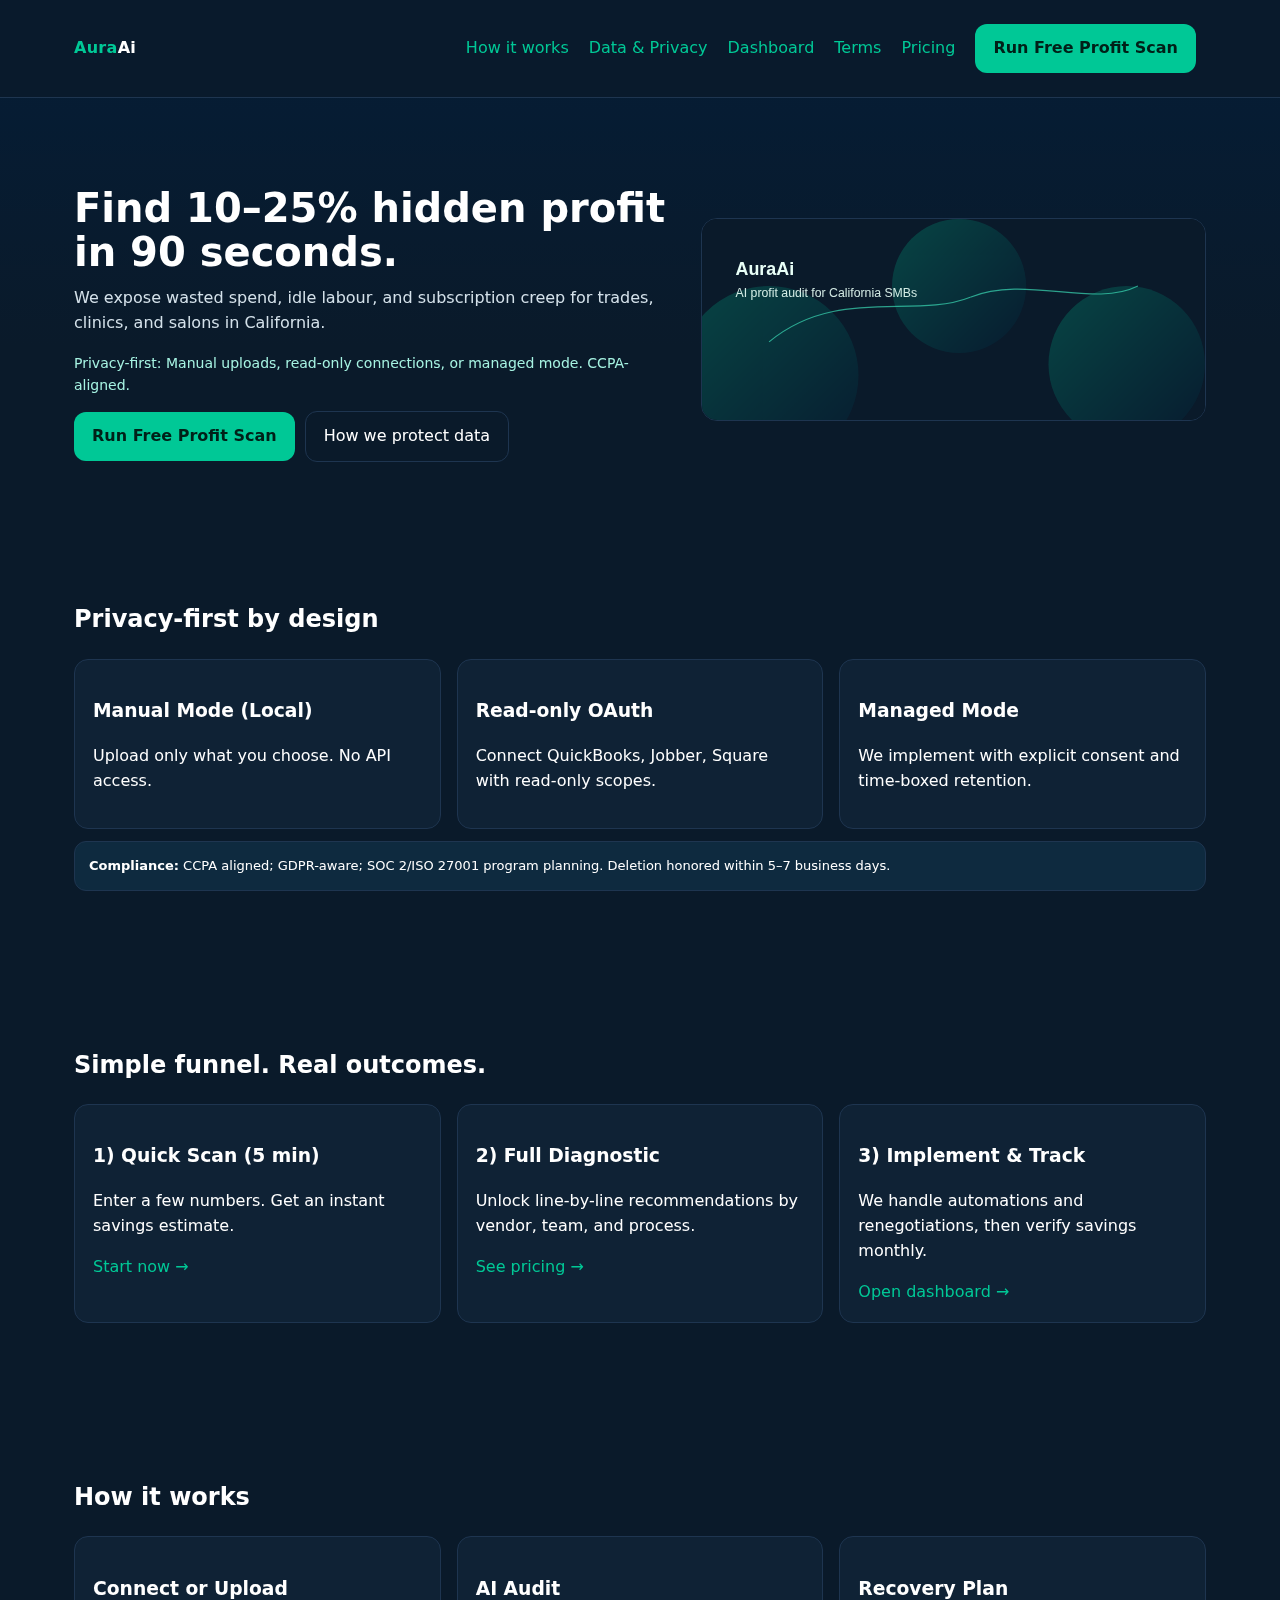
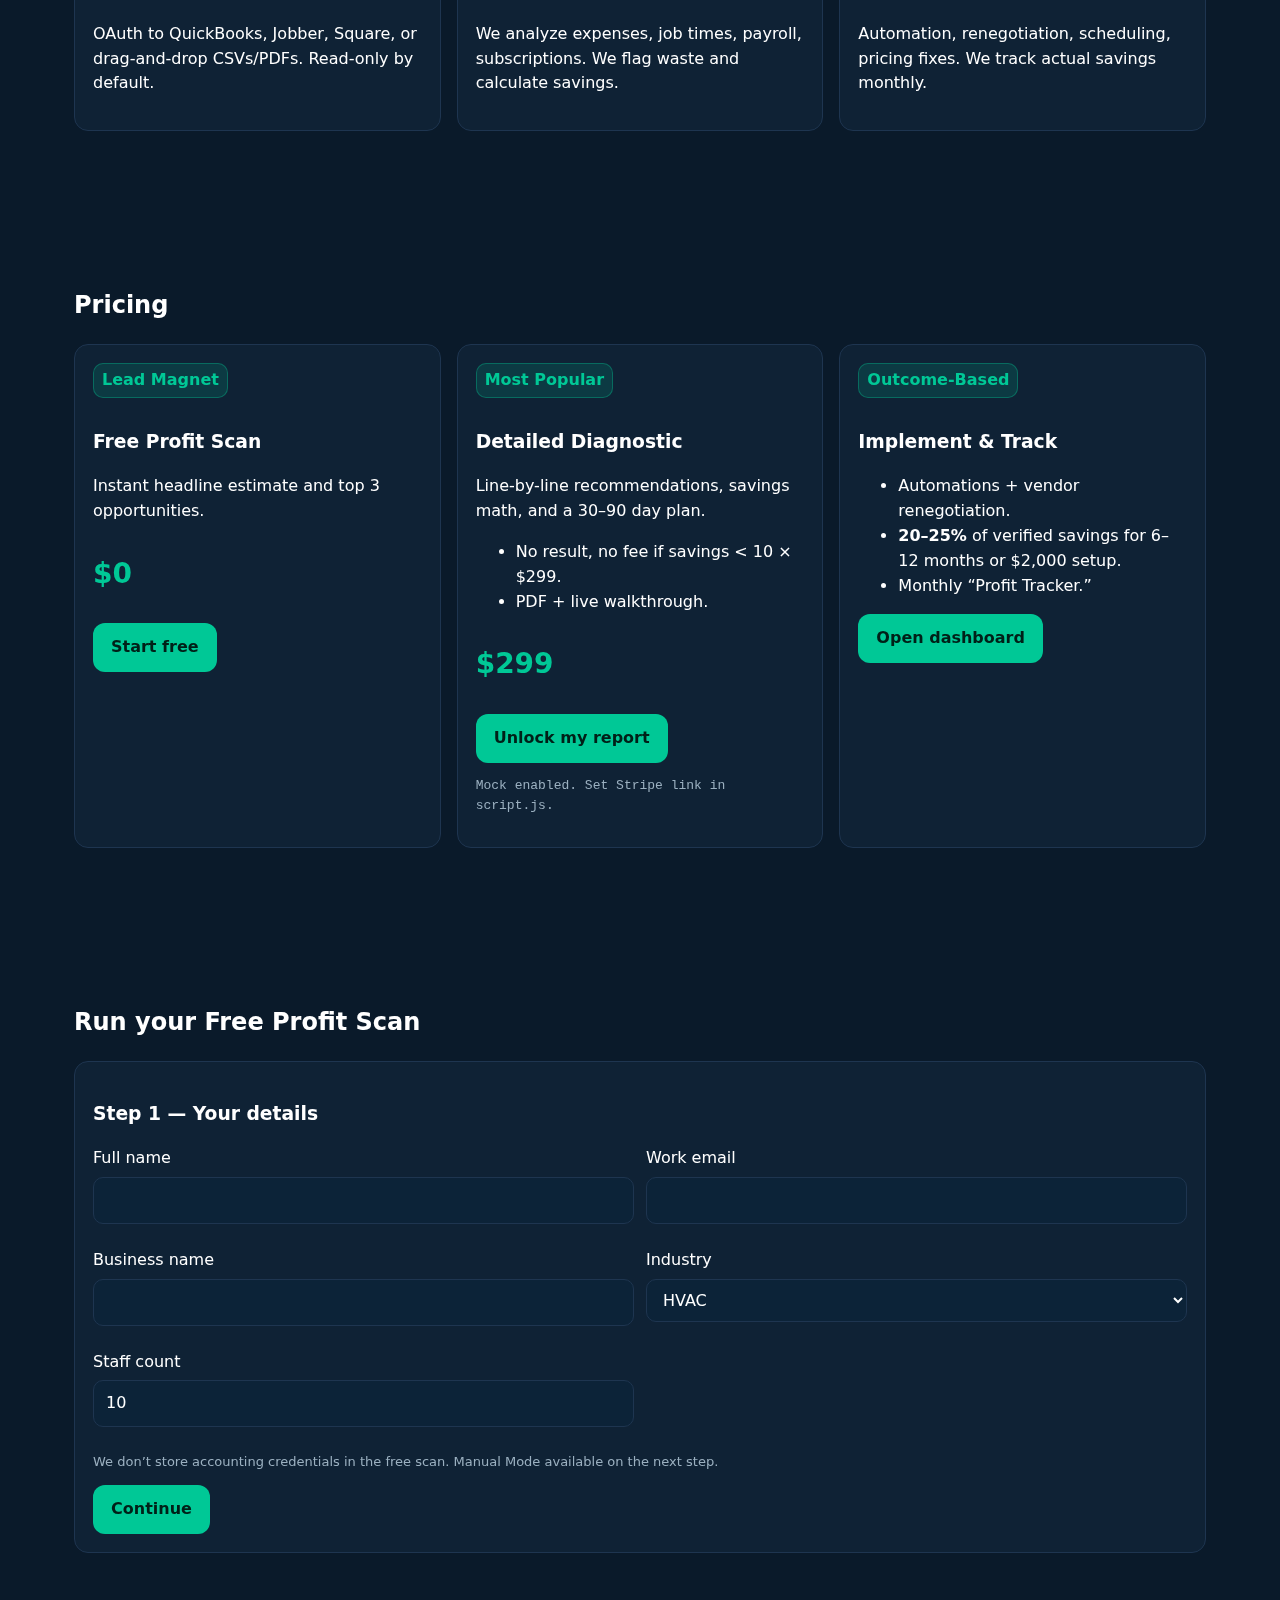
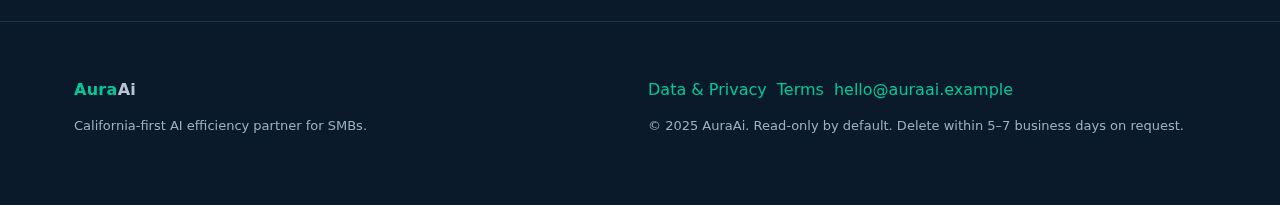
<file: index.html>
<!DOCTYPE html><html lang="en"><head><meta charset="utf-8"/><meta name="viewport" content="width=device-width, initial-scale=1"/>
<title>AuraAi — AI Profit Audit for California SMBs</title>
<meta name="description" content="AuraAi finds and recovers 10–25% hidden profit with privacy-first options and clear value-based pricing."/>
<link rel="icon" href="./favicon.svg" type="image/svg+xml"><link rel="stylesheet" href="./styles.css"/></head>
<body><header class="header"><div class="container bar"><div class="logo"><span class="accent">Aura</span>Ai</div>
<nav class="nav"><a href="#how">How it works</a><a href="./privacy.html">Data & Privacy</a><a href="./portal.html">Dashboard</a><a href="./terms.html">Terms</a><a href="#pricing">Pricing</a><a href="#scan" class="cta">Run Free Profit Scan</a></nav></div></header>
<main><section class="hero"><div class="container hero-grid"><div class="hero-copy">
<h1>Find 10–25% hidden profit in 90 seconds.</h1>
<p class="lead">We expose wasted spend, idle labour, and subscription creep for trades, clinics, and salons in California.</p>
<p class="trustline">Privacy-first: Manual uploads, read-only connections, or managed mode. CCPA-aligned.</p>
<div class="stack"><a href="#scan" class="cta">Run Free Profit Scan</a><a href="./privacy.html" class="btn">How we protect data</a></div>
</div><div class="hero-art"><img src="./images/hero.svg" alt=""/></div></div></section>

<section id="trust" class="section"><div class="container"><h2>Privacy-first by design</h2>
<div class="grid3"><article class="card"><h3>Manual Mode (Local)</h3><p>Upload only what you choose. No API access.</p></article>
<article class="card"><h3>Read-only OAuth</h3><p>Connect QuickBooks, Jobber, Square with read-only scopes.</p></article>
<article class="card"><h3>Managed Mode</h3><p>We implement with explicit consent and time-boxed retention.</p></article></div>
<div class="callout small" style="margin-top:12px"><strong>Compliance:</strong> CCPA aligned; GDPR-aware; SOC 2/ISO 27001 program planning. Deletion honored within 5–7 business days.</div></div></section>

<section id="funnel" class="section"><div class="container"><h2>Simple funnel. Real outcomes.</h2>
<div class="cards three"><article class="card"><h3>1) Quick Scan (5 min)</h3><p>Enter a few numbers. Get an instant savings estimate.</p><a href="#scan" class="link">Start now →</a></article>
<article class="card"><h3>2) Full Diagnostic</h3><p>Unlock line-by-line recommendations by vendor, team, and process.</p><a href="#pricing" class="link">See pricing →</a></article>
<article class="card"><h3>3) Implement & Track</h3><p>We handle automations and renegotiations, then verify savings monthly.</p><a href="./portal.html" class="link">Open dashboard →</a></article></div></div></section>

<section id="how" class="section"><div class="container"><h2>How it works</h2>
<div class="cards three"><article class="card"><h3>Connect or Upload</h3><p>OAuth to QuickBooks, Jobber, Square, or drag-and-drop CSVs/PDFs. Read-only by default.</p></article>
<article class="card"><h3>AI Audit</h3><p>We analyze expenses, job times, payroll, subscriptions. We flag waste and calculate savings.</p></article>
<article class="card"><h3>Recovery Plan</h3><p>Automation, renegotiation, scheduling, pricing fixes. We track actual savings monthly.</p></article></div></div></section>

<section id="pricing" class="section"><div class="container"><h2>Pricing</h2>
<div class="cards three"><article class="card"><div class="badge">Lead Magnet</div><h3>Free Profit Scan</h3><p>Instant headline estimate and top 3 opportunities.</p><p class="price">$0</p><a href="#scan" class="cta">Start free</a></article>
<article class="card"><div class="badge">Most Popular</div><h3>Detailed Diagnostic</h3><p>Line-by-line recommendations, savings math, and a 30–90 day plan.</p><ul><li>No result, no fee if <span class="mono">savings &lt; 10 × $299</span>.</li><li>PDF + live walkthrough.</li></ul><p class="price">$299</p><a class="cta unlock" href="./success.html?mock=stripe">Unlock my report</a><p class="note">Mock enabled. Set Stripe link in <code>script.js</code>.</p></article>
<article class="card"><div class="badge">Outcome-Based</div><h3>Implement & Track</h3><ul><li>Automations + vendor renegotiation.</li><li><strong>20–25%</strong> of verified savings for 6–12 months or $2,000 setup.</li><li>Monthly “Profit Tracker.”</li></ul><a href="./portal.html" class="cta">Open dashboard</a></article></div></div></section>

<section id="scan" class="section"><div class="container"><h2>Run your Free Profit Scan</h2>
<div id="step1" class="card"><h3>Step 1 — Your details</h3>
<form id="scanForm"><div class="grid">
<label>Full name<input name="name" required></label>
<label>Work email<input name="email" type="email" required></label>
<label>Business name<input name="business"></label>
<label>Industry<select name="industry"><option>HVAC</option><option>Plumbing</option><option>Electrical</option><option>Med Spa</option><option>Salon</option><option>Clinic</option><option>Construction</option><option>Other</option></select></label>
<label>Staff count<input id="staff2" name="staff" type="number" min="1" value="10"></label>
</div><p class="small muted">We don’t store accounting credentials in the free scan. Manual Mode available on the next step.</p>
<button id="toStep2" class="cta">Continue</button></form></div>

<div id="step2" class="card" style="display:none;"><h3>Step 2 — Quick numbers</h3>
<div class="grid">
<label>Sector<select id="sector"><option value="trades">Trades</option><option value="spa">Salon / Med Spa</option><option value="clinic">Clinic</option><option value="contractor">Construction</option><option value="other">Other</option></select></label>
<label>Monthly revenue (USD)<input id="rev" type="number" inputmode="decimal" placeholder="120000"></label>
<label>Gross margin %<input id="gm" type="number" inputmode="decimal" placeholder="40"></label>
<label>Avg hourly labour cost ($)<input id="rate" type="number" inputmode="decimal" placeholder="28"></label>
<label>Current utilisation %<input id="util" type="number" inputmode="decimal" placeholder="62"></label>
<label>Software tools (count)<input id="tools" type="number" min="0" step="1" placeholder="9"></label>
<label>Avg seat cost ($/mo)<input id="seat" type="number" inputmode="decimal" placeholder="25"></label>
<label>Ad spend ($/mo)<input id="ads" type="number" inputmode="decimal" placeholder="0"></label>
<label>ROAS (x)<input id="roas" type="number" inputmode="decimal" placeholder="1.5"></label>
<label class="inline"><input type="checkbox" id="noshow"> High no-show / empty slots</label>
</div><div class="stack"><button id="calc" class="cta" type="button">Calculate</button></div>
<p class="small muted">By continuing you agree to our <a href="./privacy.html">Data & Privacy</a> terms. We honor deletion requests.</p>
</div>

<div id="teaser" class="tease" style="display:none;"><h3>You’re leaving <span id="estRange" class="roi-output">$0 – $0 / yr</span> on the table.</h3><p class="muted">Where it’s escaping:</p>
<div class="kpis"><div class="kpi"><h4>💼 Labour Efficiency</h4><p>+8–12% improvement found.</p><p class="small muted">We show where hours slip between jobs and admin.</p></div>
<div class="kpi"><h4>🧾 Software Waste</h4><p>≈12% overlap.</p><p class="small muted">Duplicates listed by cost and renewal date with cancel-first order.</p></div>
<div class="kpi"><h4>📦 Vendor Drift</h4><p>2–4% hidden inflation.</p><p class="small muted">We flag quiet price rises + provide renegotiation templates.</p></div></div>
<div class="cards three" style="margin-top:12px"><article class="card locked"><h3>🔒 Marketing ROAS Leaks</h3><p>Which campaigns bleed cash.</p><div class="blur"><span class="padlock">Unlock to reveal</span></div></article>
<article class="card locked"><h3>🔒 Scheduling Recovery</h3><p>Open slots worth $11K+/yr.</p><div class="blur"><span class="padlock">Unlock to reveal</span></div></article>
<article class="card locked"><h3>🔒 Profit Retention Plan</h3><p>The playbook that keeps the gains.</p><div class="blur"><span class="padlock">Unlock to reveal</span></div></article></div>
<div class="stack" style="margin-top:12px"><a href="./success.html?mock=stripe" class="cta unlock">Unlock full report — $299</a><span class="muted small">3 diagnostic slots left this week • <span id="countdown" class="timer">10:00</span></span></div>
</div></div></section></main>

<footer class="footer"><div class="container grid2"><div><div class="logo"><span class="accent">Aura</span>Ai</div><p class="muted small">California-first AI efficiency partner for SMBs.</p></div>
<div><div class="stack"><a href="./privacy.html">Data & Privacy</a><a href="./terms.html">Terms</a><a href="mailto:hello@auraai.example">hello@auraai.example</a></div><p class="muted small">© 2025 AuraAi. Read-only by default. Delete within 5–7 business days on request.</p></div></div></footer>
<script src="./script.js" defer></script></body></html>
</file>
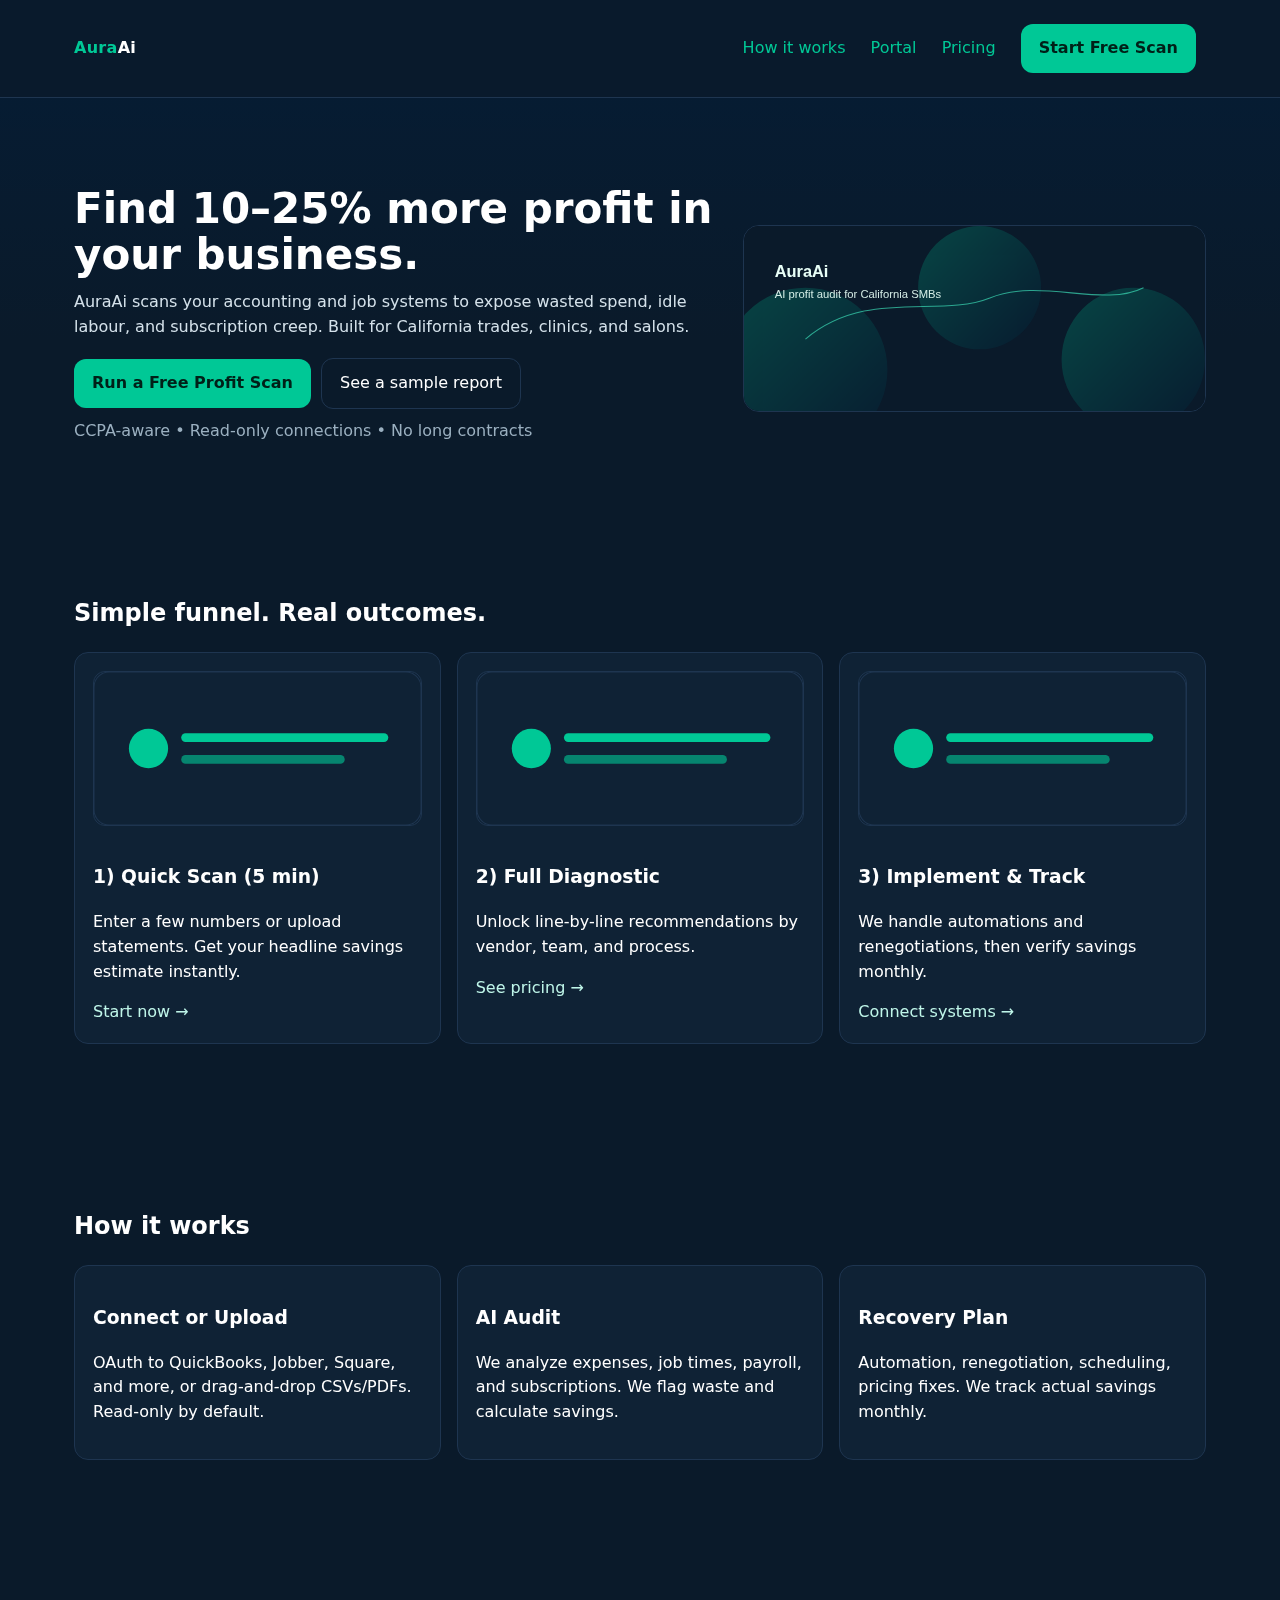
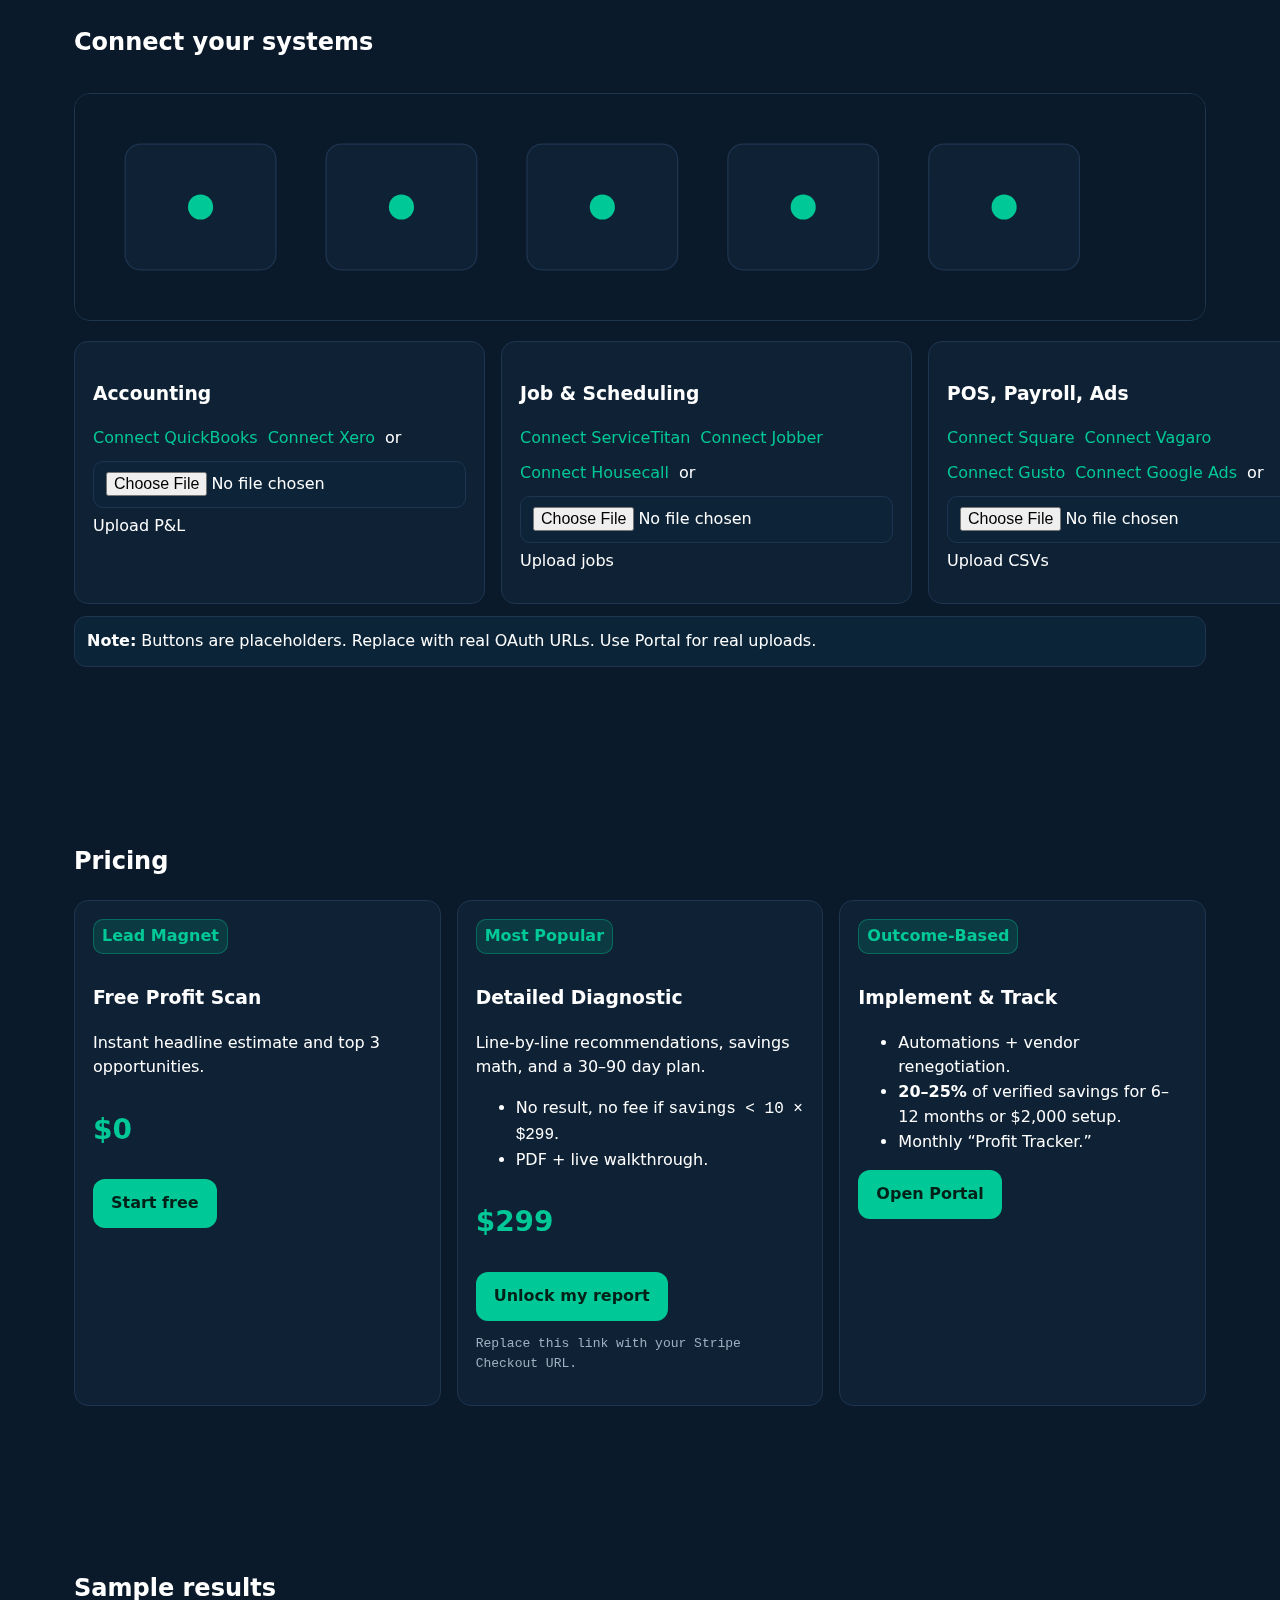
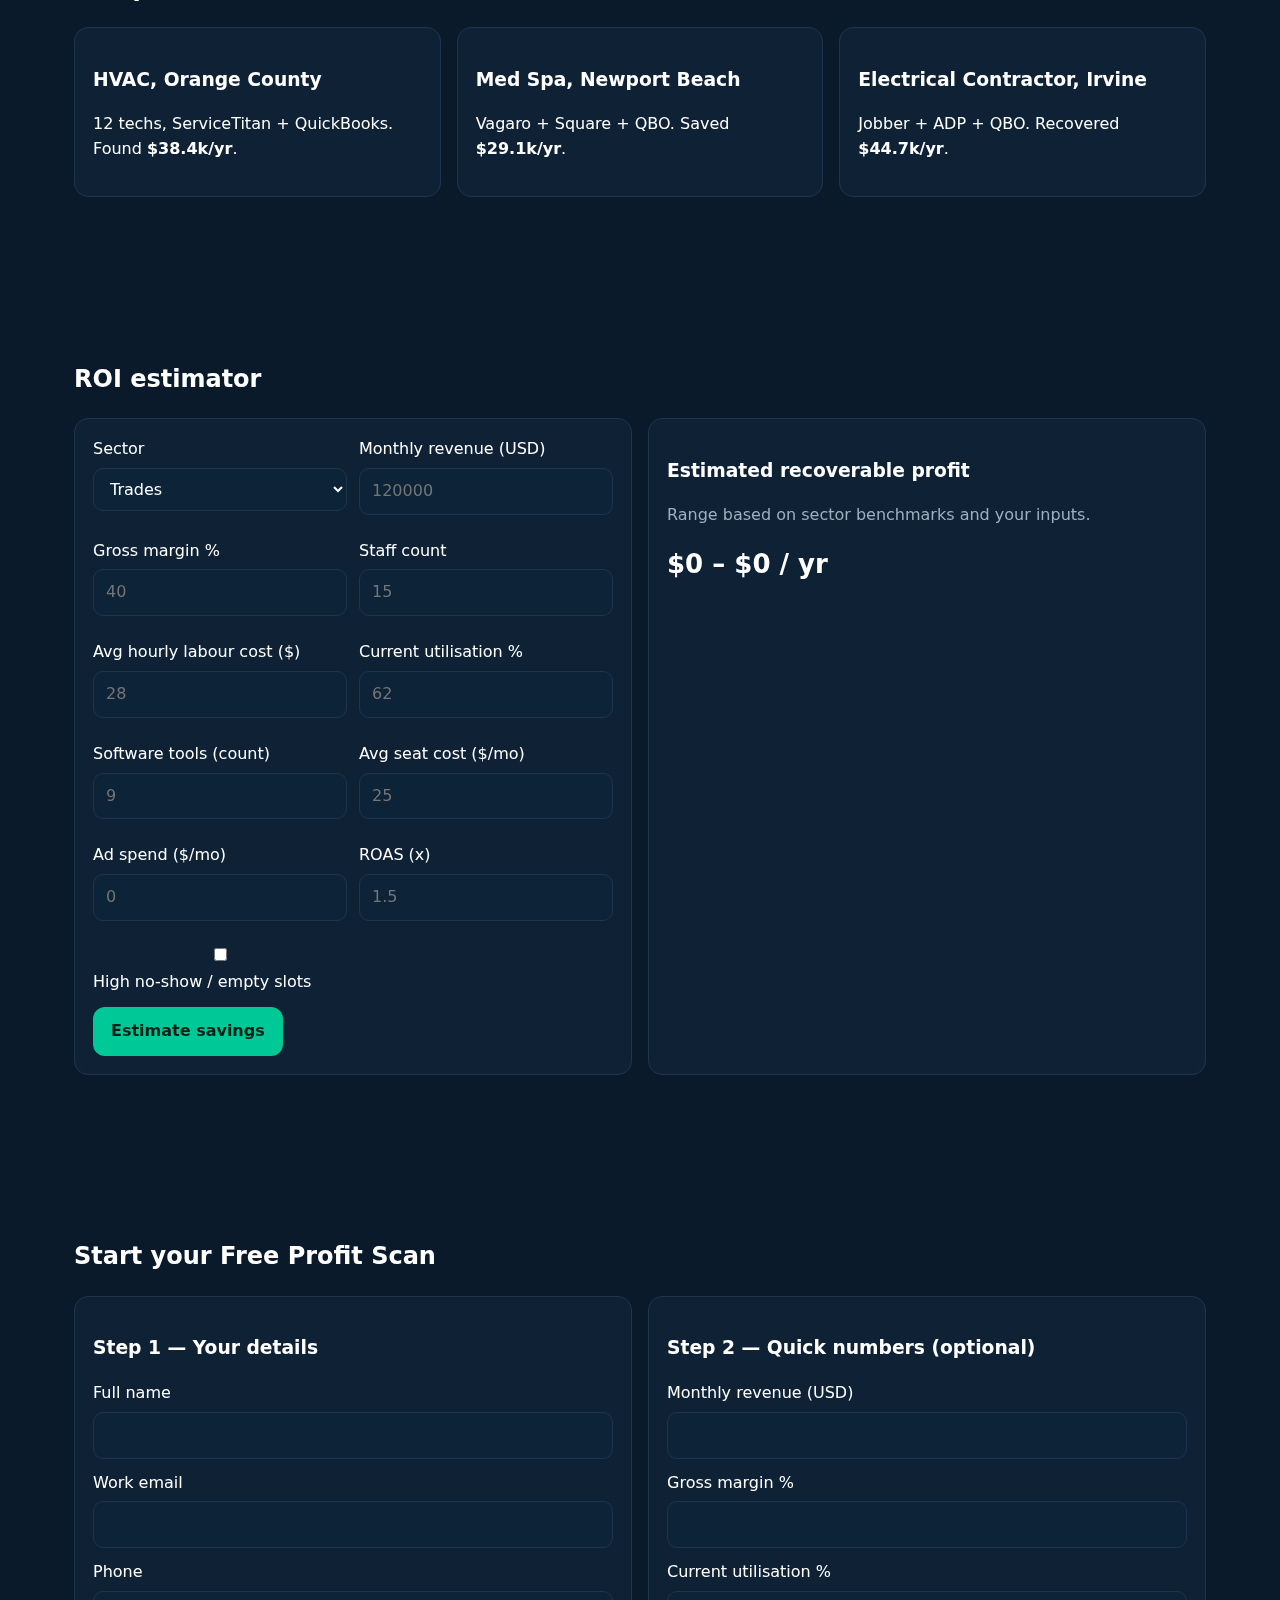
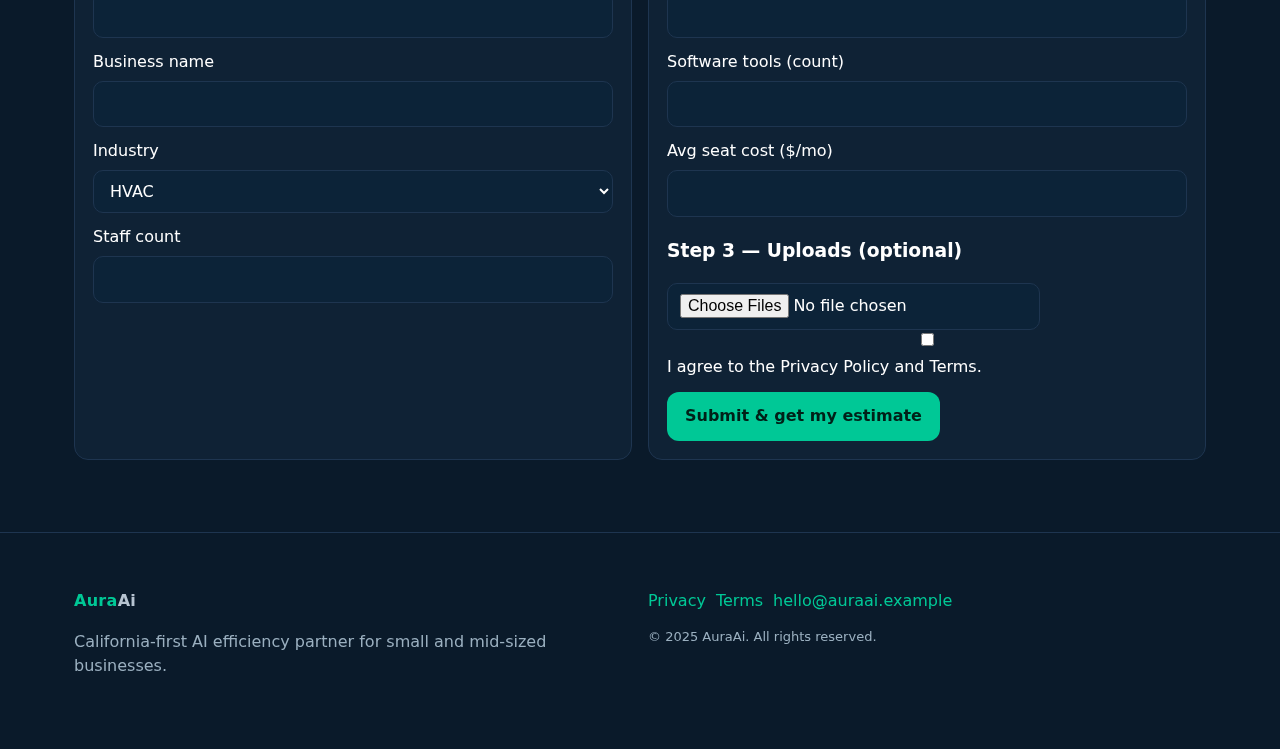
<file: auraai_site_v3_2/index.html>
<!DOCTYPE html>
<html lang="en"><head>
<meta charset="utf-8"/><meta name="viewport" content="width=device-width, initial-scale=1"/>
<title>AuraAi — AI Profit Audit for California SMBs</title>
<meta name="description" content="AuraAi finds and recovers 10–25% hidden profit in small and mid-sized California businesses using AI-driven efficiency audits."/>
<link rel="icon" href="./favicon.svg" type="image/svg+xml">
<link rel="stylesheet" href="./styles.css"/>
</head>
<body>
<header class="header"><div class="container bar">
  <div class="logo" aria-label="AuraAi"><span class="accent">Aura</span>Ai</div>
  <nav class="nav">
    <a href="#how">How it works</a>
    <a href="./portal.html">Portal</a>
    <a href="#pricing">Pricing</a>
    <a href="#scan" class="cta">Start Free Scan</a>
  </nav>
</div></header>

<main>
<section class="hero"><div class="container hero-grid">
  <div class="hero-copy">
    <h1>Find 10–25% more profit in your business.</h1>
    <p class="lead">AuraAi scans your accounting and job systems to expose wasted spend, idle labour, and subscription creep. Built for California trades, clinics, and salons.</p>
    <div class="stack"><a href="#scan" class="cta">Run a Free Profit Scan</a><a href="#sample" class="btn">See a sample report</a></div>
    <p class="muted trust">CCPA-aware • Read-only connections • No long contracts</p>
  </div>
  <div class="hero-art"><img src="./images/hero.svg" alt=""/></div>
</div></section>

<section id="funnel" class="section"><div class="container">
  <h2>Simple funnel. Real outcomes.</h2>
  <div class="cards three">
    <article class="card"><img src="./images/step.svg" class="card-art" alt=""/><h3>1) Quick Scan (5 min)</h3><p>Enter a few numbers or upload statements. Get your headline savings estimate instantly.</p><a href="#scan" class="link">Start now →</a></article>
    <article class="card"><img src="./images/step.svg" class="card-art" alt=""/><h3>2) Full Diagnostic</h3><p>Unlock line-by-line recommendations by vendor, team, and process.</p><a href="#pricing" class="link">See pricing →</a></article>
    <article class="card"><img src="./images/step.svg" class="card-art" alt=""/><h3>3) Implement & Track</h3><p>We handle automations and renegotiations, then verify savings monthly.</p><a href="./portal.html" class="link">Connect systems →</a></article>
  </div>
</div></section>

<section id="how" class="section"><div class="container">
  <h2>How it works</h2>
  <div class="cards three">
    <article class="card"><h3>Connect or Upload</h3><p>OAuth to QuickBooks, Jobber, Square, and more, or drag-and-drop CSVs/PDFs. Read-only by default.</p></article>
    <article class="card"><h3>AI Audit</h3><p>We analyze expenses, job times, payroll, and subscriptions. We flag waste and calculate savings.</p></article>
    <article class="card"><h3>Recovery Plan</h3><p>Automation, renegotiation, scheduling, pricing fixes. We track actual savings monthly.</p></article>
  </div>
</div></section>

<section id="connect" class="section"><div class="container">
  <h2>Connect your systems</h2>
  <img class="wide-art" src="./images/connectors.svg" alt=""/>
  <div class="cards three">
    <article class="card"><h3>Accounting</h3><div class="stack"><a class="chip" href="#">Connect QuickBooks</a><a class="chip" href="#">Connect Xero</a><span class="chip">or</span><label class="chip file"><input type="file" name="acct_upload" accept=".csv,.pdf,.xlsx"/>Upload P&L</label></div></article>
    <article class="card"><h3>Job & Scheduling</h3><div class="stack"><a class="chip" href="#">Connect ServiceTitan</a><a class="chip" href="#">Connect Jobber</a><a class="chip" href="#">Connect Housecall</a><span class="chip">or</span><label class="chip file"><input type="file" name="ops_upload" accept=".csv,.pdf,.xlsx"/>Upload jobs</label></div></article>
    <article class="card"><h3>POS, Payroll, Ads</h3><div class="stack"><a class="chip" href="#">Connect Square</a><a class="chip" href="#">Connect Vagaro</a><a class="chip" href="#">Connect Gusto</a><a class="chip" href="#">Connect Google Ads</a><span class="chip">or</span><label class="chip file"><input type="file" name="misc_upload" accept=".csv,.pdf,.xlsx"/>Upload CSVs</label></div></article>
  </div>
  <div class="notice"><strong>Note:</strong> Buttons are placeholders. Replace with real OAuth URLs. Use Portal for real uploads.</div>
</div></section>

<section id="pricing" class="section"><div class="container">
  <h2>Pricing</h2>
  <div class="cards three">
    <article class="card"><div class="badge">Lead Magnet</div><h3>Free Profit Scan</h3><p>Instant headline estimate and top 3 opportunities.</p><p class="price">$0</p><a href="#scan" class="cta">Start free</a></article>
    <article class="card"><div class="badge">Most Popular</div><h3>Detailed Diagnostic</h3><p>Line-by-line recommendations, savings math, and a 30–90 day plan.</p><ul><li>No result, no fee if <span class="mono">savings &lt; 10 × $299</span>.</li><li>PDF + live walkthrough.</li></ul><p class="price">$299</p><a class="cta" href="./success.html" title="Replace with Stripe Checkout">Unlock my report</a><p class="note">Replace this link with your Stripe Checkout URL.</p></article>
    <article class="card"><div class="badge">Outcome-Based</div><h3>Implement & Track</h3><ul><li>Automations + vendor renegotiation.</li><li><strong>20–25%</strong> of verified savings for 6–12 months or $2,000 setup.</li><li>Monthly “Profit Tracker.”</li></ul><a href="./portal.html" class="cta">Open Portal</a></article>
  </div>
</div></section>

<section id="sample" class="section"><div class="container">
  <h2>Sample results</h2>
  <div class="cards three">
    <article class="card"><h3>HVAC, Orange County</h3><p>12 techs, ServiceTitan + QuickBooks. Found <strong>$38.4k/yr</strong>.</p></article>
    <article class="card"><h3>Med Spa, Newport Beach</h3><p>Vagaro + Square + QBO. Saved <strong>$29.1k/yr</strong>.</p></article>
    <article class="card"><h3>Electrical Contractor, Irvine</h3><p>Jobber + ADP + QBO. Recovered <strong>$44.7k/yr</strong>.</p></article>
  </div>
</div></section>

<section id="roi" class="section"><div class="container">
  <h2>ROI estimator</h2>
  <div class="cards two">
    <article class="card">
      <div class="grid">
        <label>Sector<select id="sector"><option value="trades">Trades</option><option value="spa">Salon / Med Spa</option><option value="clinic">Clinic</option><option value="contractor">Construction</option><option value="other">Other</option></select></label>
        <label>Monthly revenue (USD)<input id="rev" type="number" inputmode="decimal" placeholder="120000"></label>
        <label>Gross margin %<input id="gm" type="number" inputmode="decimal" placeholder="40"></label>
        <label>Staff count<input id="staff" type="number" min="1" step="1" placeholder="15"></label>
        <label>Avg hourly labour cost ($)<input id="rate" type="number" inputmode="decimal" placeholder="28"></label>
        <label>Current utilisation %<input id="util" type="number" inputmode="decimal" placeholder="62"></label>
        <label>Software tools (count)<input id="tools" type="number" min="0" step="1" placeholder="9"></label>
        <label>Avg seat cost ($/mo)<input id="seat" type="number" inputmode="decimal" placeholder="25"></label>
        <label>Ad spend ($/mo)<input id="ads" type="number" inputmode="decimal" placeholder="0"></label>
        <label>ROAS (x)<input id="roas" type="number" inputmode="decimal" placeholder="1.5"></label>
        <label class="inline"><input type="checkbox" id="noshow"> High no-show / empty slots</label>
      </div>
      <button class="cta" id="calc" type="button">Estimate savings</button>
    </article>
    <article class="card">
      <h3>Estimated recoverable profit</h3>
      <p class="muted">Range based on sector benchmarks and your inputs.</p>
      <div id="roiOut" class="roi-output">$0 – $0 / yr</div>
      <div id="breakdown" class="breakdown"></div>
    </article>
  </div>
</div></section>

<section id="scan" class="section"><div class="container">
  <h2>Start your Free Profit Scan</h2>
  <form name="free-scan" method="POST" data-netlify="true" netlify-honeypot="bot-field">
    <input type="hidden" name="form-name" value="free-scan"/>
    <p style="display:none"><label>Don’t fill this out if you’re human: <input name="bot-field"/></label></p>
    <div class="cards two">
      <div class="card">
        <h3>Step 1 — Your details</h3>
        <label>Full name<input name="name" required></label>
        <label>Work email<input name="email" type="email" required></label>
        <label>Phone<input name="phone"></label>
        <label>Business name<input name="business"></label>
        <label>Industry<select name="industry"><option>HVAC</option><option>Plumbing</option><option>Electrical</option><option>Med Spa</option><option>Salon</option><option>Clinic</option><option>Construction</option><option>Other</option></select></label>
        <label>Staff count<input name="staff" type="number" min="1"></label>
      </div>
      <div class="card">
        <h3>Step 2 — Quick numbers (optional)</h3>
        <label>Monthly revenue (USD)<input name="rev" type="number" inputmode="decimal"></label>
        <label>Gross margin %<input name="gm" type="number" inputmode="decimal"></label>
        <label>Current utilisation %<input name="util" type="number" inputmode="decimal"></label>
        <label>Software tools (count)<input name="tools" type="number"></label>
        <label>Avg seat cost ($/mo)<input name="seat" type="number"></label>
        <h3>Step 3 — Uploads (optional)</h3>
        <input type="file" name="files" multiple accept=".csv,.xlsx,.pdf">
        <div class="inline"><label><input type="checkbox" name="consent" required> I agree to the Privacy Policy and Terms.</label></div>
        <button class="cta" type="submit">Submit & get my estimate</button>
      </div>
    </div>
  </form>
</div></section>
</main>

<footer class="footer"><div class="container grid2">
  <div><div class="logo"><span class="accent">Aura</span>Ai</div><p class="muted">California-first AI efficiency partner for small and mid-sized businesses.</p></div>
  <div><div class="stack"><a href="#" aria-label="Privacy Policy">Privacy</a><a href="#" aria-label="Terms of Service">Terms</a><a href="mailto:hello@auraai.example" aria-label="Email">hello@auraai.example</a></div><p class="muted small">© 2025 AuraAi. All rights reserved.</p></div>
</div></footer>

<script src="./script.js" defer></script>
</body></html>
</file>
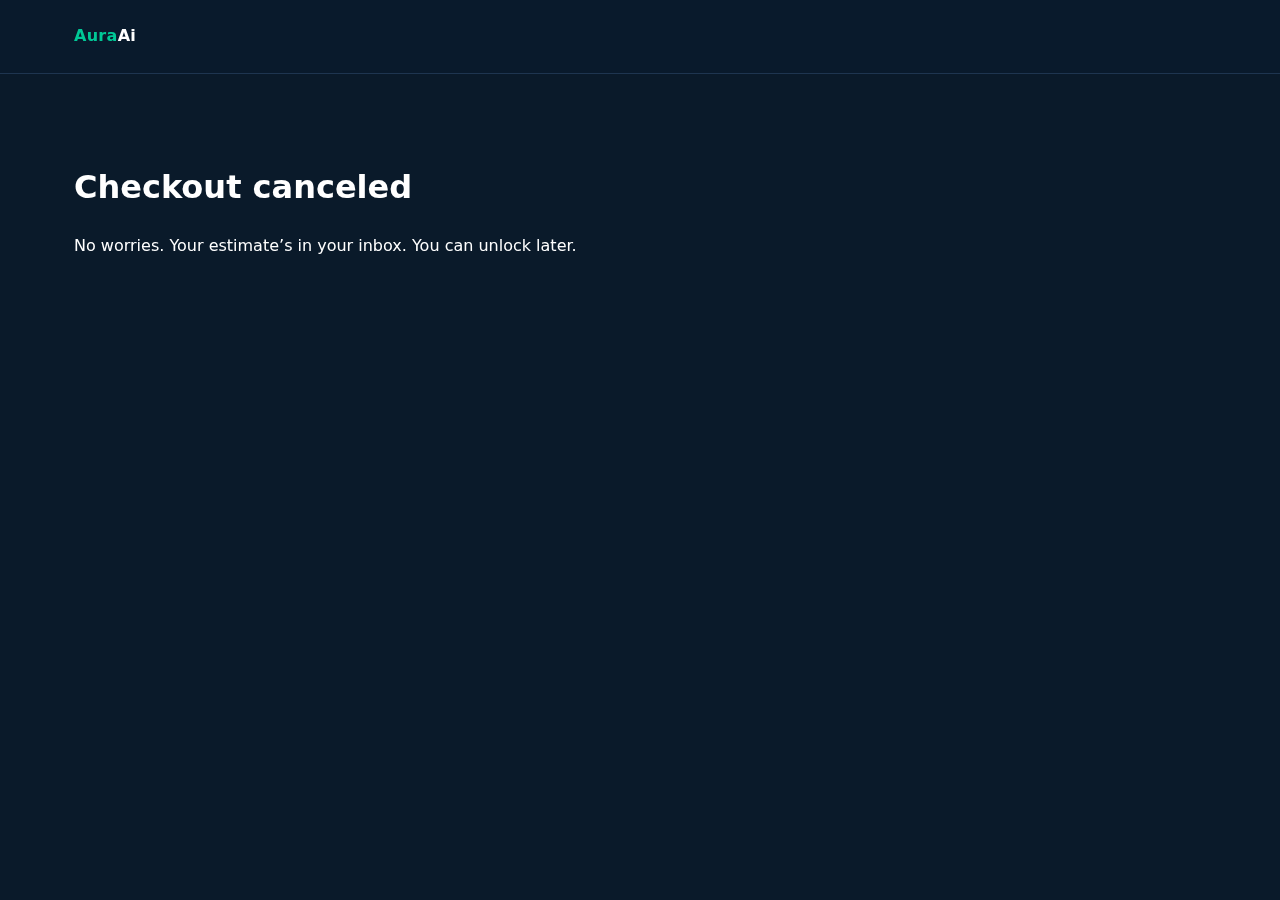
<file: cancel.html>
<!DOCTYPE html><html lang="en"><head><meta charset="utf-8"/><meta name="viewport" content="width=device-width, initial-scale=1"/>
<title>Checkout canceled — AuraAi</title><link rel="icon" href="./favicon.svg" type="image/svg+xml"><link rel="stylesheet" href="./styles.css"/></head>
<body><header class="header"><div class="container bar"><div class="logo"><span class="accent">Aura</span>Ai</div></div></header>
<main class="section"><div class="container"><h1>Checkout canceled</h1><p>No worries. Your estimate’s in your inbox. You can unlock later.</p></div></main>
<script src="./script.js" defer></script></body></html>
</file>
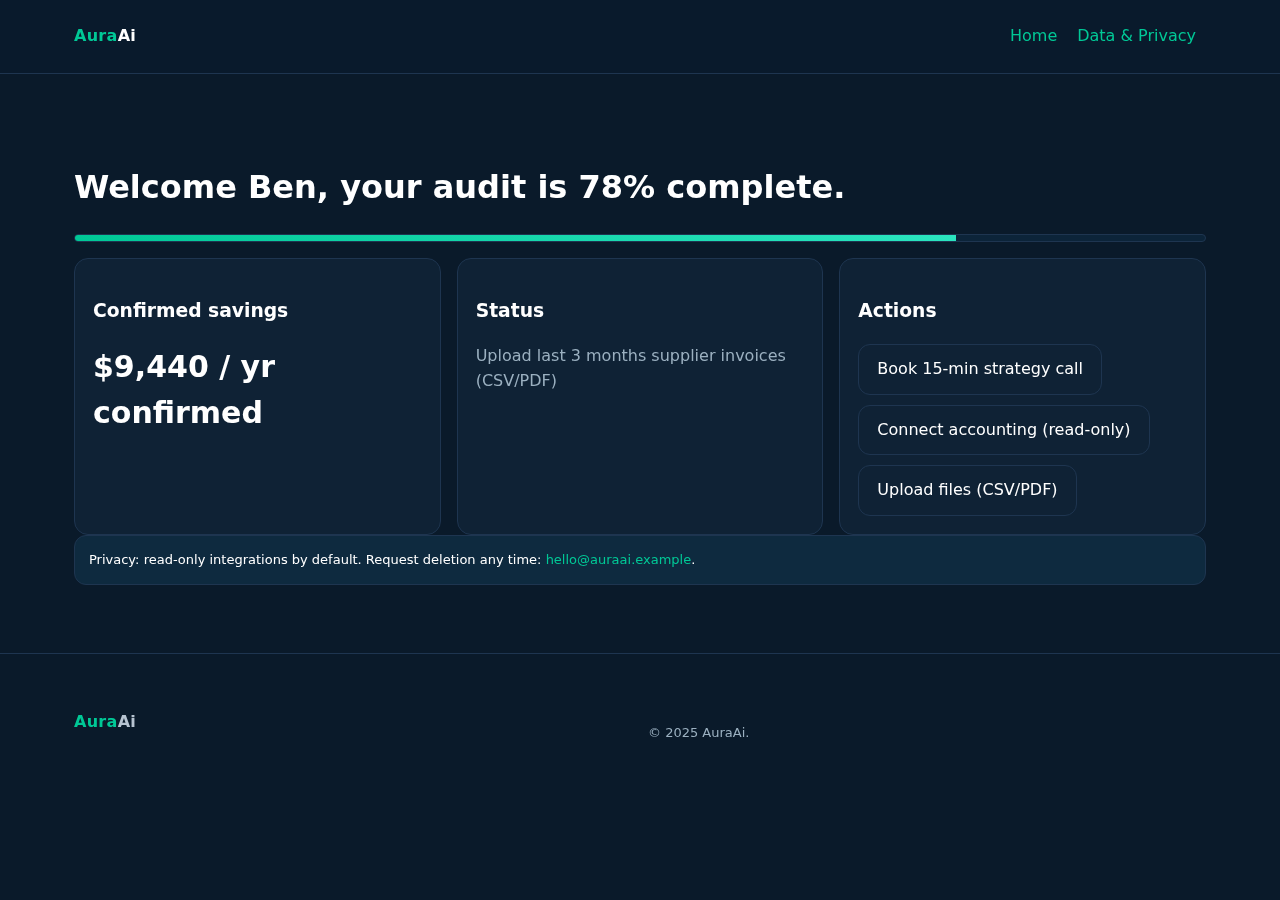
<file: portal.html>
<!DOCTYPE html><html lang="en"><head><meta charset="utf-8"/><meta name="viewport" content="width=device-width, initial-scale=1"/>
<title>AuraAi Dashboard</title><link rel="icon" href="./favicon.svg" type="image/svg+xml"><link rel="stylesheet" href="./styles.css"/></head>
<body><header class="header"><div class="container bar"><div class="logo"><span class="accent">Aura</span>Ai</div><nav class="nav"><a href="./index.html">Home</a><a href="./privacy.html">Data & Privacy</a></nav></div></header>
<main class="section"><div class="container"><h1 id="hello">Welcome, your audit is loading…</h1>
<div class="progress"><div class="p" style="width:78%"></div></div>
<div class="cards three" id="dashboard">
<article class="card"><h3>Confirmed savings</h3><p id="confirmed" class="roi-output">$0 / yr</p></article>
<article class="card"><h3>Status</h3><p id="nextStep" class="muted">Next step will appear here.</p></article>
<article class="card"><h3>Actions</h3><div class="stack"><a href="#" class="btn">Book 15-min strategy call</a><a href="#" class="btn">Connect accounting (read-only)</a><a href="#" class="btn">Upload files (CSV/PDF)</a></div></article>
</div><div class="callout small">Privacy: read-only integrations by default. Request deletion any time: <a href="mailto:hello@auraai.example">hello@auraai.example</a>.</div></div></main>
<footer class="footer"><div class="container grid2"><div><div class="logo"><span class="accent">Aura</span>Ai</div></div><div><p class="muted small">© 2025 AuraAi.</p></div></div></footer>
<script src="./script.js" defer></script></body></html>
</file>
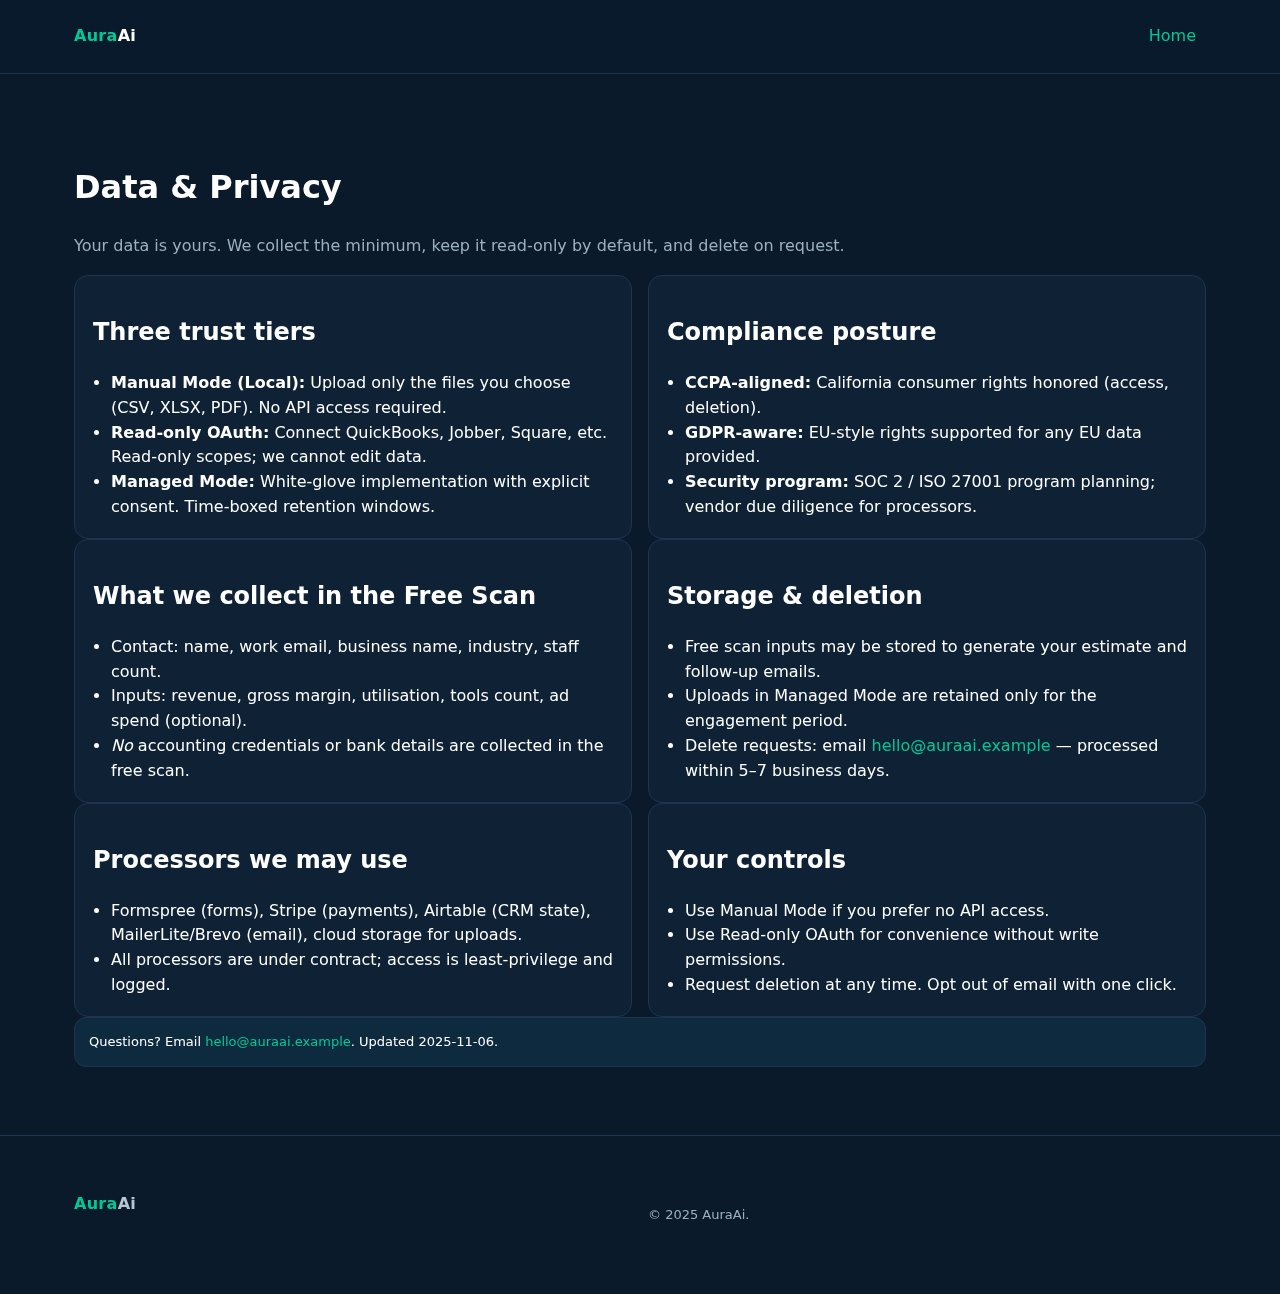
<file: privacy.html>
<!DOCTYPE html><html lang="en"><head><meta charset="utf-8"/><meta name="viewport" content="width=device-width, initial-scale=1"/>
<title>Data & Privacy — AuraAi</title><link rel="icon" href="./favicon.svg" type="image/svg+xml"><link rel="stylesheet" href="./styles.css"/></head>
<body><header class="header"><div class="container bar"><div class="logo"><span class="accent">Aura</span>Ai</div><nav class="nav"><a href="./index.html">Home</a></nav></div></header>
<main class="section"><div class="container"><h1>Data & Privacy</h1><p class="muted">Your data is yours. We collect the minimum, keep it read-only by default, and delete on request.</p>
<div class="cards two"><article class="card"><h2>Three trust tiers</h2><ul class="list">
<li><strong>Manual Mode (Local):</strong> Upload only the files you choose (CSV, XLSX, PDF). No API access required.</li>
<li><strong>Read-only OAuth:</strong> Connect QuickBooks, Jobber, Square, etc. Read-only scopes; we cannot edit data.</li>
<li><strong>Managed Mode:</strong> White-glove implementation with explicit consent. Time-boxed retention windows.</li>
</ul></article>
<article class="card"><h2>Compliance posture</h2><ul class="list">
<li><strong>CCPA-aligned:</strong> California consumer rights honored (access, deletion).</li>
<li><strong>GDPR-aware:</strong> EU-style rights supported for any EU data provided.</li>
<li><strong>Security program:</strong> SOC 2 / ISO 27001 program planning; vendor due diligence for processors.</li>
</ul></article></div>
<div class="cards two">
<article class="card"><h2>What we collect in the Free Scan</h2><ul class="list">
<li>Contact: name, work email, business name, industry, staff count.</li>
<li>Inputs: revenue, gross margin, utilisation, tools count, ad spend (optional).</li>
<li><em>No</em> accounting credentials or bank details are collected in the free scan.</li>
</ul></article>
<article class="card"><h2>Storage & deletion</h2><ul class="list">
<li>Free scan inputs may be stored to generate your estimate and follow-up emails.</li>
<li>Uploads in Managed Mode are retained only for the engagement period.</li>
<li>Delete requests: email <a href="mailto:hello@auraai.example">hello@auraai.example</a> — processed within 5–7 business days.</li>
</ul></article></div>
<div class="cards two"><article class="card"><h2>Processors we may use</h2><ul class="list">
<li>Formspree (forms), Stripe (payments), Airtable (CRM state), MailerLite/Brevo (email), cloud storage for uploads.</li>
<li>All processors are under contract; access is least-privilege and logged.</li>
</ul></article>
<article class="card"><h2>Your controls</h2><ul class="list">
<li>Use Manual Mode if you prefer no API access.</li>
<li>Use Read-only OAuth for convenience without write permissions.</li>
<li>Request deletion at any time. Opt out of email with one click.</li>
</ul></article></div>
<div class="callout small">Questions? Email <a href="mailto:hello@auraai.example">hello@auraai.example</a>. Updated 2025-11-06.</div>
</div></main>
<footer class="footer"><div class="container grid2"><div><div class="logo"><span class="accent">Aura</span>Ai</div></div><div><p class="muted small">© 2025 AuraAi.</p></div></div></footer></body></html>
</file>
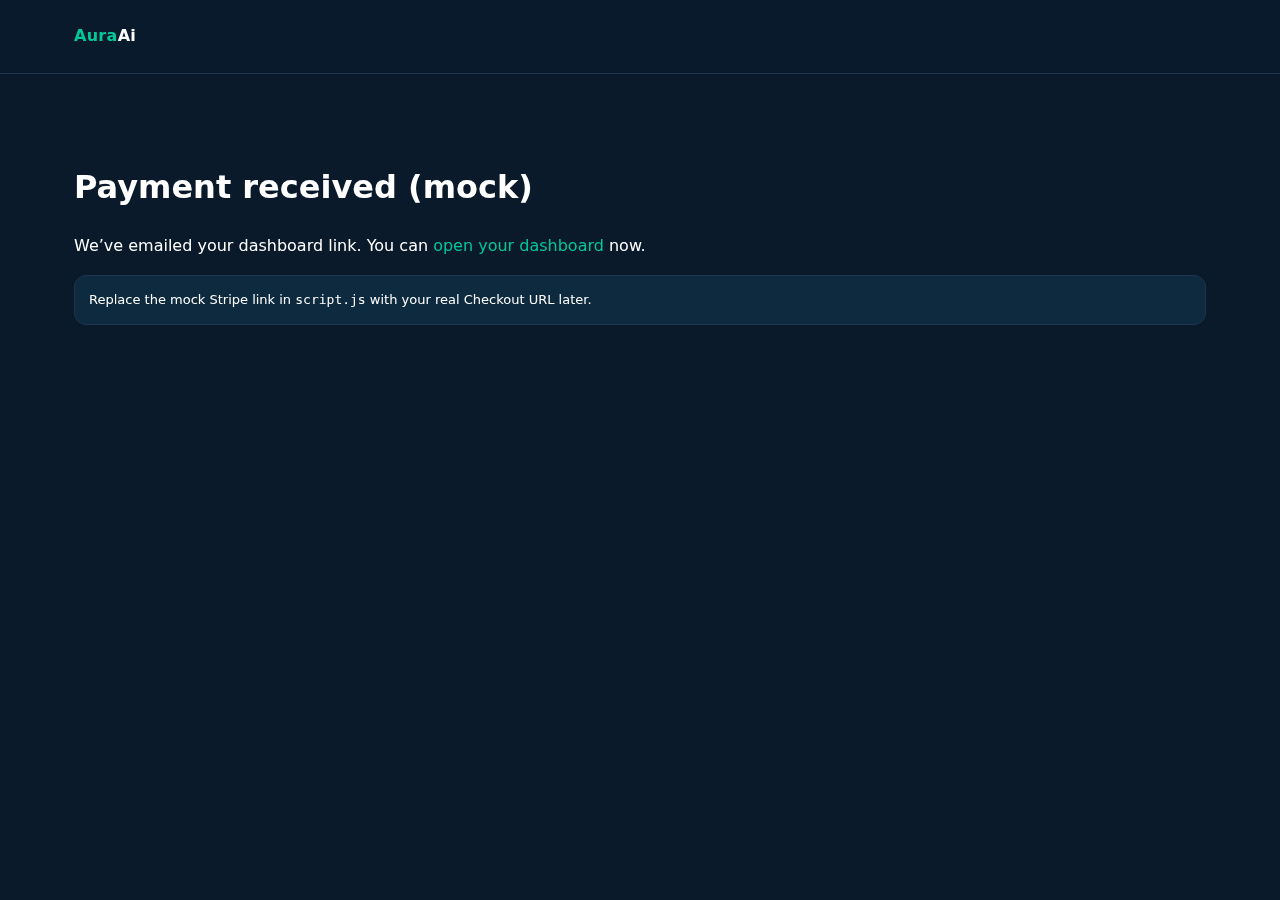
<file: success.html>
<!DOCTYPE html><html lang="en"><head><meta charset="utf-8"/><meta name="viewport" content="width=device-width, initial-scale=1"/>
<title>Success — AuraAi</title><link rel="icon" href="./favicon.svg" type="image/svg+xml"><link rel="stylesheet" href="./styles.css"/></head>
<body><header class="header"><div class="container bar"><div class="logo"><span class="accent">Aura</span>Ai</div></div></header>
<main class="section"><div class="container"><h1>Payment received (mock)</h1><p>We’ve emailed your dashboard link. You can <a href="./portal.html?token=demo">open your dashboard</a> now.</p>
<div class="callout small">Replace the mock Stripe link in <code>script.js</code> with your real Checkout URL later.</div></div></main>
<script src="./script.js" defer></script></body></html>
</file>
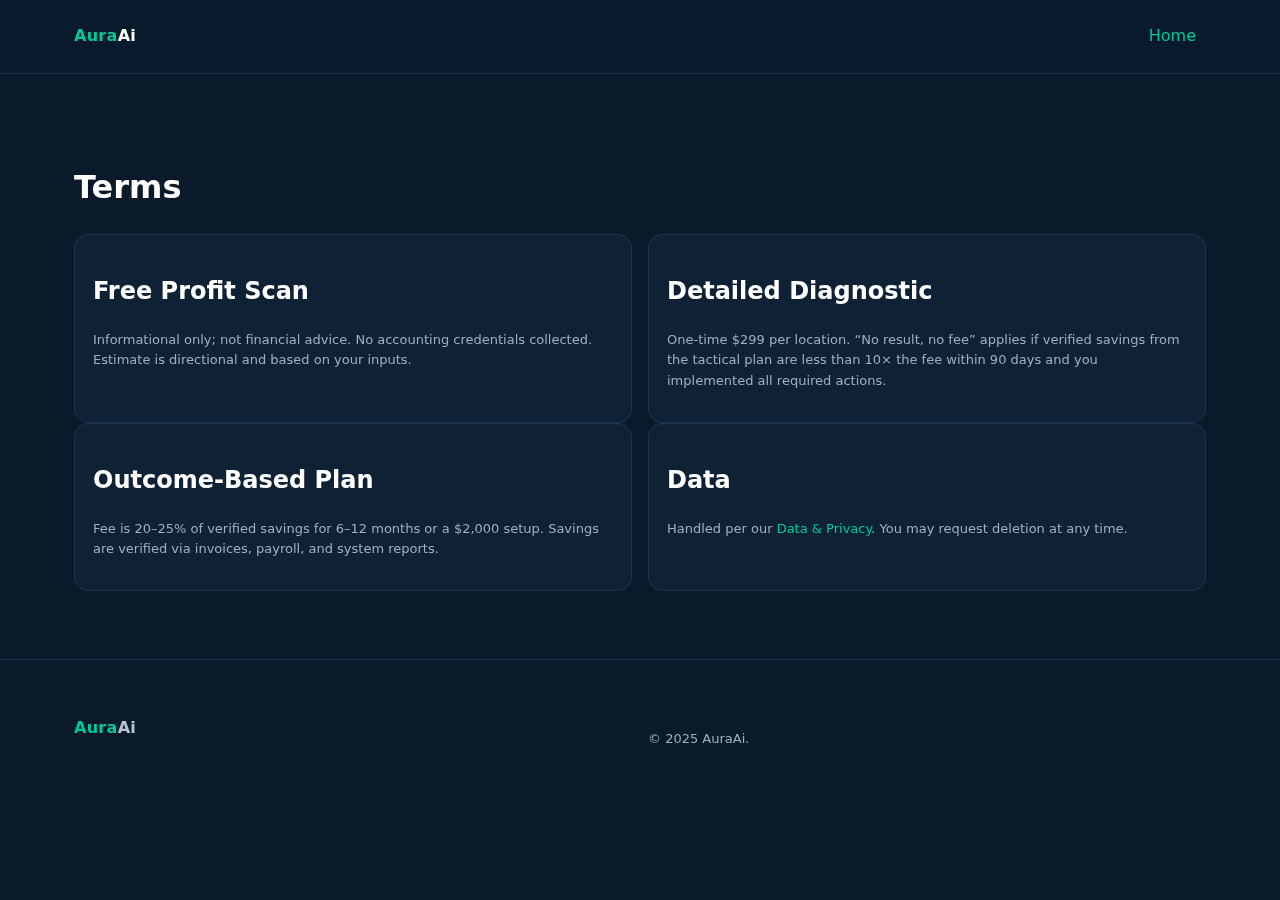
<file: terms.html>
<!DOCTYPE html><html lang="en"><head><meta charset="utf-8"/><meta name="viewport" content="width=device-width, initial-scale=1"/>
<title>Terms — AuraAi</title><link rel="icon" href="./favicon.svg" type="image/svg+xml"><link rel="stylesheet" href="./styles.css"/></head>
<body><header class="header"><div class="container bar"><div class="logo"><span class="accent">Aura</span>Ai</div><nav class="nav"><a href="./index.html">Home</a></nav></div></header>
<main class="section"><div class="container"><h1>Terms</h1>
<div class="cards two">
<article class="card"><h2>Free Profit Scan</h2><p class="small muted">Informational only; not financial advice. No accounting credentials collected. Estimate is directional and based on your inputs.</p></article>
<article class="card"><h2>Detailed Diagnostic</h2><p class="small muted">One-time $299 per location. “No result, no fee” applies if verified savings from the tactical plan are less than 10× the fee within 90 days and you implemented all required actions.</p></article>
</div>
<div class="cards two">
<article class="card"><h2>Outcome-Based Plan</h2><p class="small muted">Fee is 20–25% of verified savings for 6–12 months or a $2,000 setup. Savings are verified via invoices, payroll, and system reports.</p></article>
<article class="card"><h2>Data</h2><p class="small muted">Handled per our <a href="./privacy.html">Data & Privacy</a>. You may request deletion at any time.</p></article>
</div></div></main>
<footer class="footer"><div class="container grid2"><div><div class="logo"><span class="accent">Aura</span>Ai</div></div><div><p class="muted small">© 2025 AuraAi.</p></div></div></footer></body></html>
</file>
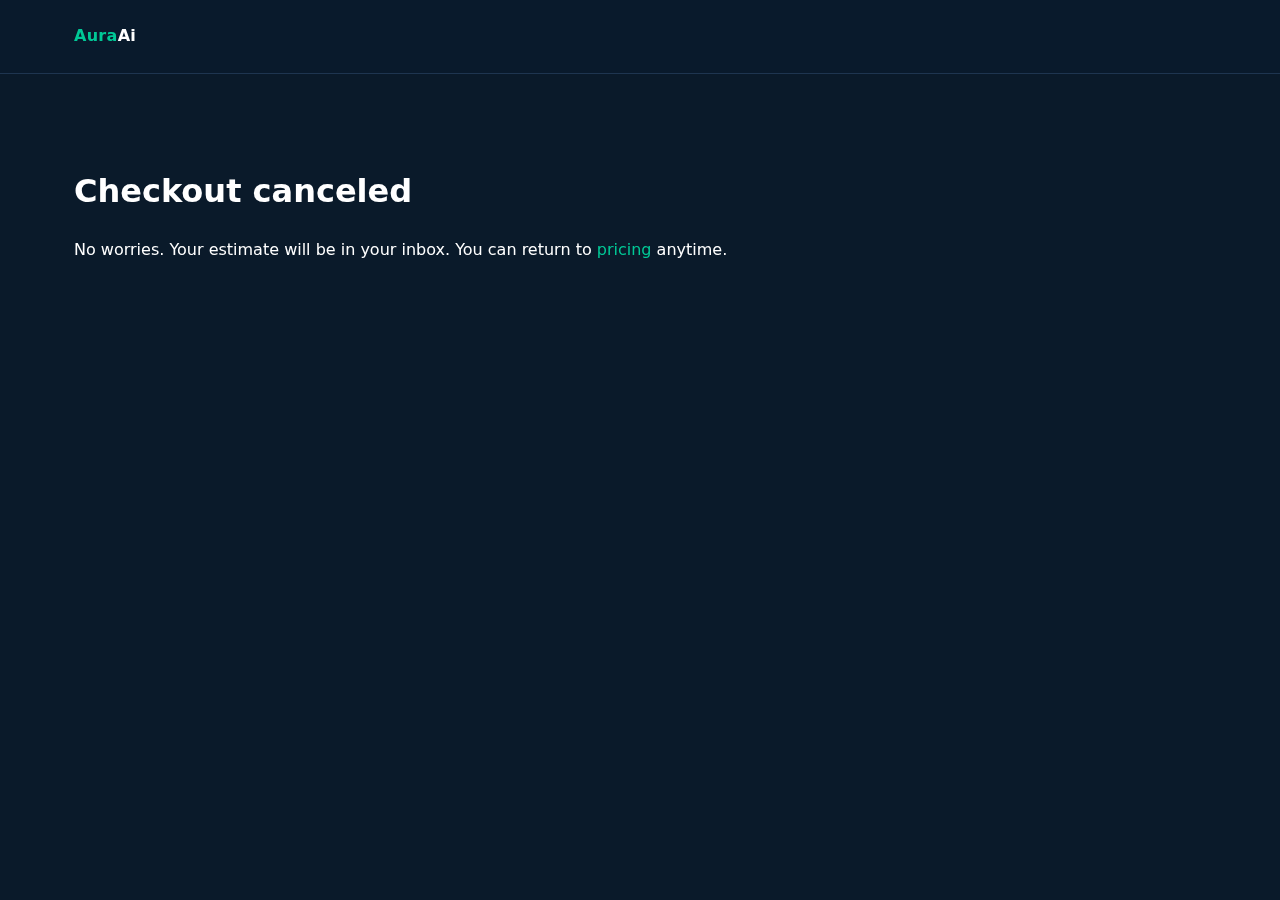
<file: auraai_site_v3_2/cancel.html>
<!DOCTYPE html>
<html lang="en"><head>
<meta charset="utf-8"/><meta name="viewport" content="width=device-width, initial-scale=1"/>
<title>Checkout canceled — AuraAi</title>
<link rel="icon" href="./favicon.svg" type="image/svg+xml">
<link rel="stylesheet" href="./styles.css"/>
</head>
<body>
<header class="header"><div class="container bar"><div class="logo"><span class="accent">Aura</span>Ai</div></div></header>
<main class="section"><div class="container">
  <h1>Checkout canceled</h1>
  <p>No worries. Your estimate will be in your inbox. You can return to <a href="./index.html#pricing">pricing</a> anytime.</p>
</div></main>
<script src="./script.js" defer></script>
</body></html>
</file>
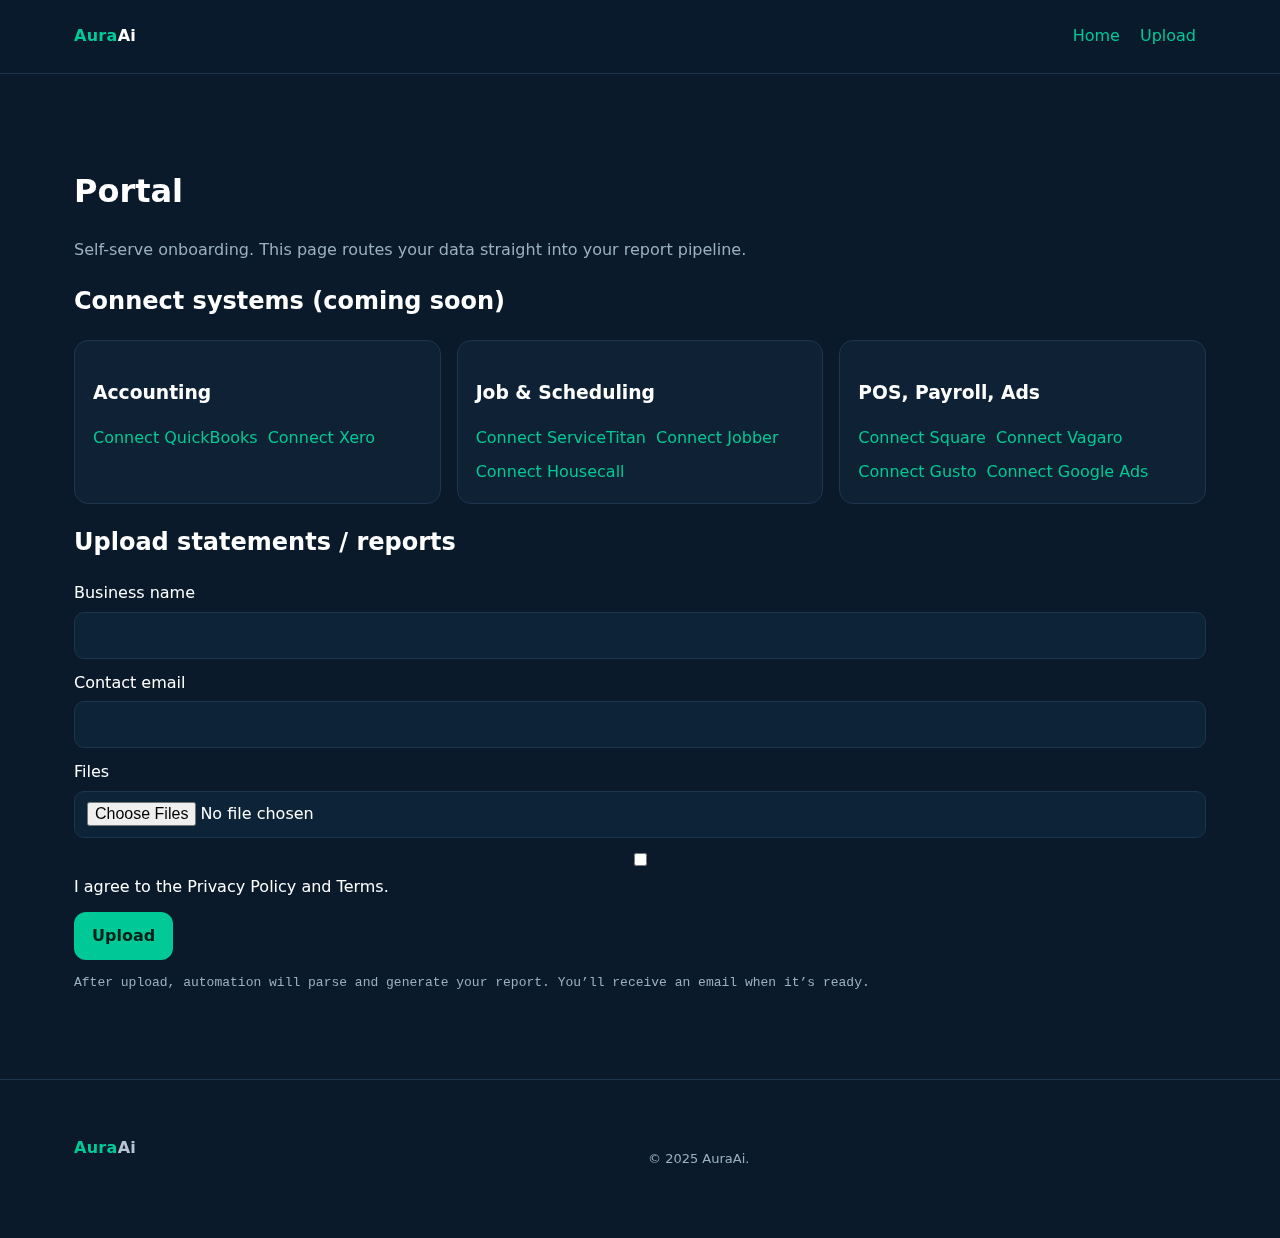
<file: auraai_site_v3_2/portal.html>
<!DOCTYPE html>
<html lang="en"><head>
<meta charset="utf-8"/><meta name="viewport" content="width=device-width, initial-scale=1"/>
<title>AuraAi Portal — Connect & Upload</title>
<link rel="icon" href="./favicon.svg" type="image/svg+xml">
<link rel="stylesheet" href="./styles.css"/>
</head>
<body>
<header class="header"><div class="container bar">
  <div class="logo"><span class="accent">Aura</span>Ai</div>
  <nav class="nav"><a href="./index.html">Home</a><a href="#upload">Upload</a></nav>
</div></header>

<main><section class="section"><div class="container">
  <h1>Portal</h1><p class="muted">Self-serve onboarding. This page routes your data straight into your report pipeline.</p>

  <h2>Connect systems (coming soon)</h2>
  <div class="cards three">
    <article class="card"><h3>Accounting</h3><div class="stack"><a class="chip" href="#">Connect QuickBooks</a><a class="chip" href="#">Connect Xero</a></div></article>
    <article class="card"><h3>Job & Scheduling</h3><div class="stack"><a class="chip" href="#">Connect ServiceTitan</a><a class="chip" href="#">Connect Jobber</a><a class="chip" href="#">Connect Housecall</a></div></article>
    <article class="card"><h3>POS, Payroll, Ads</h3><div class="stack"><a class="chip" href="#">Connect Square</a><a class="chip" href="#">Connect Vagaro</a><a class="chip" href="#">Connect Gusto</a><a class="chip" href="#">Connect Google Ads</a></div></article>
  </div>

  <h2 id="upload">Upload statements / reports</h2>
  <form name="intake" method="POST" data-netlify="true" enctype="multipart/form-data">
    <input type="hidden" name="form-name" value="intake"/>
    <input type="hidden" name="token" value="{{REPLACE_WITH_INTAKE_TOKEN}}"/>
    <label>Business name<input name="business"></label>
    <label>Contact email<input name="email" type="email" required></label>
    <label>Files<input type="file" name="files" multiple accept=".csv,.xlsx,.pdf"></label>
    <div class="inline"><label><input type="checkbox" name="consent" required> I agree to the Privacy Policy and Terms.</label></div>
    <button class="cta" type="submit">Upload</button>
    <p class="note">After upload, automation will parse and generate your report. You’ll receive an email when it’s ready.</p>
  </form>
</div></section></main>

<footer class="footer"><div class="container grid2">
  <div><div class="logo"><span class="accent">Aura</span>Ai</div></div>
  <div><p class="muted small">© 2025 AuraAi.</p></div>
</div></footer>

<script src="./script.js" defer></script>
</body></html>
</file>
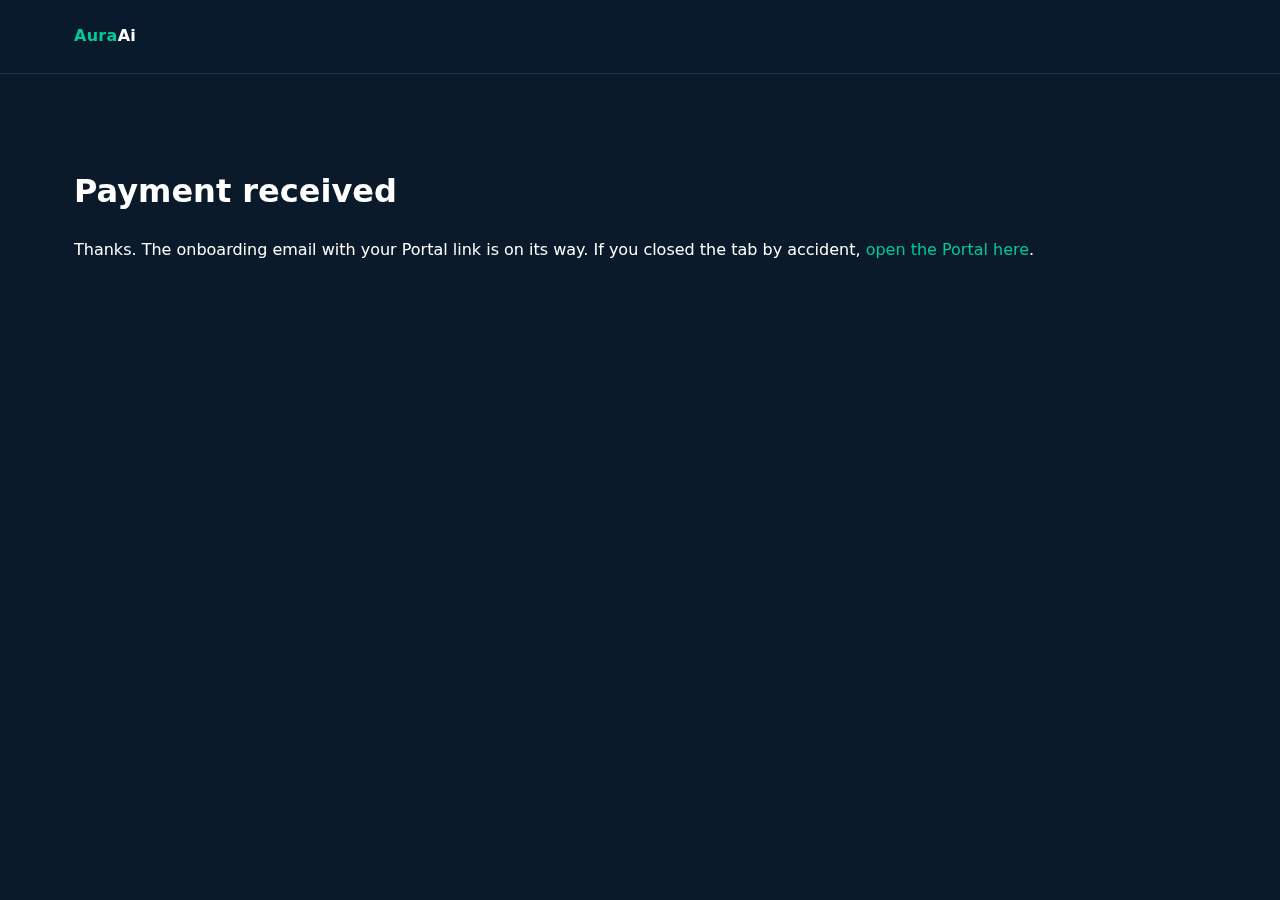
<file: auraai_site_v3_2/success.html>
<!DOCTYPE html>
<html lang="en"><head>
<meta charset="utf-8"/><meta name="viewport" content="width=device-width, initial-scale=1"/>
<title>Success — AuraAi</title>
<link rel="icon" href="./favicon.svg" type="image/svg+xml">
<link rel="stylesheet" href="./styles.css"/>
</head>
<body>
<header class="header"><div class="container bar"><div class="logo"><span class="accent">Aura</span>Ai</div></div></header>
<main class="section"><div class="container">
  <h1>Payment received</h1>
  <p>Thanks. The onboarding email with your Portal link is on its way. If you closed the tab by accident, <a href="./portal.html">open the Portal here</a>.</p>
</div></main>
<script src="./script.js" defer></script>
</body></html>
</file>
<file: styles.css>
:root{--navy:#001F3F;--green:#00C896;--ink:#0b1b2a;--muted:#9bb0c0;--bg:#0A1A2A;--white:#ffffff;--card:#0f2235;--border:#1e3550;--blur:6px}
*{box-sizing:border-box}html,body{margin:0;padding:0;background:var(--bg);color:var(--white);font-family:Inter,system-ui,-apple-system,Segoe UI,Roboto,Arial,sans-serif;line-height:1.55}
a{color:var(--green);text-decoration:none}a:hover{text-decoration:underline}
.container{max-width:1180px;margin:0 auto;padding:24px}
.header{position:sticky;top:0;background:rgba(10,26,42,.85);backdrop-filter:saturate(180%) blur(8px);border-bottom:1px solid var(--border);z-index:10}
.bar{display:flex;align-items:center;justify-content:space-between}.logo{font-weight:800;letter-spacing:.3px}.accent{color:var(--green)}
.nav a{margin:0 10px}.cta{background:var(--green);color:#002018;border:0;border-radius:12px;padding:12px 18px;font-weight:700;display:inline-block}
.btn{border:1px solid var(--border);border-radius:12px;padding:12px 18px;color:#fff}
.hero{padding:64px 24px 28px;background:linear-gradient(180deg, rgba(0,31,63,.45), rgba(0,31,63,0) 60%)}
.hero-grid{display:grid;grid-template-columns:1.2fr 1fr;gap:20px;align-items:center}
.hero h1{font-size:40px;line-height:1.1;margin:0 0 12px}.hero .lead{max-width:720px;margin:0 0 18px;color:#d4e1ea}.hero .trustline{color:#a6f3e2;font-size:14px}
.hero-art img{width:100%;height:auto;border-radius:16px;border:1px solid var(--border);background:#081420}
.section{padding:44px 0}.cards{display:grid;gap:16px}.cards.three{grid-template-columns:repeat(3,1fr)}.cards.two{grid-template-columns:repeat(2,1fr)}
.card{background:var(--card);border:1px solid var(--border);border-radius:14px;padding:18px}.card.locked{position:relative;overflow:hidden}
.card.locked .blur{position:absolute;inset:0;backdrop-filter:blur(var(--blur));background:rgba(10,26,42,.55);display:flex;align-items:center;justify-content:center;border-radius:14px;border:1px solid var(--border)}
.padlock{font-size:14px;border:1px solid var(--border);padding:6px 10px;border-radius:999px;background:#0c2439}
.badge{display:inline-block;background:rgba(0,200,150,.15);color:var(--green);border:1px solid rgba(0,200,150,.35);border-radius:10px;padding:4px 8px;font-weight:700;margin-bottom:10px}
.price{font-size:28px;font-weight:800;color:var(--green)}.note{color:#9bb0c0;font-family:ui-monospace,monospace;font-size:13px}
.roi-output{font-size:30px;font-weight:800;margin-top:8px}.footer{border-top:1px solid var(--border);padding:32px 0;color:#b7c4d1}
.grid2{display:grid;grid-template-columns:repeat(2,1fr);gap:16px}.grid3{display:grid;grid-template-columns:repeat(3,1fr);gap:16px}
label{display:flex;flex-direction:column;gap:6px;margin-bottom:12px}input,select,textarea,button{font:inherit;border-radius:10px}
input,select,textarea{background:#0c2338;border:1px solid var(--border);color:#fff;padding:10px 12px}button{cursor:pointer}.muted{color:var(--muted)}.small{font-size:13px}
.stack{display:flex;flex-wrap:wrap;gap:10px;align-items:center}.grid{display:grid;grid-template-columns:repeat(2,1fr);gap:12px}
.tease{border:1px solid var(--border);border-radius:14px;padding:16px;background:#0b2136}
.progress{height:8px;background:#0c2439;border:1px solid var(--border);border-radius:8px;overflow:hidden;margin:8px 0 16px}
.progress .p{height:100%;background:linear-gradient(90deg,#00C896,#2be5bf)}.kpis{display:grid;grid-template-columns:repeat(3,1fr);gap:10px}
.kpi{background:#0f2235;border:1px solid var(--border);border-radius:12px;padding:12px}.kpi h4{margin:0 0 6px 0}
.center{display:flex;align-items:center;justify-content:center}.timer{font-family:ui-monospace,monospace;color:#d2fff3}
.list{margin:0;padding-left:18px}.callout{background:#0e2a3f;border:1px solid var(--border);border-radius:12px;padding:14px}
@media(max-width:980px){.hero-grid{grid-template-columns:1fr}}
@media(max-width:860px){.cards.three{grid-template-columns:1fr}.cards.two{grid-template-columns:1fr}.grid3{grid-template-columns:1fr}.hero h1{font-size:32px}.grid{grid-template-columns:1fr}.kpis{grid-template-columns:1fr}}
</file>
<file: auraai_site_v3_2/styles.css>
:root{
  --navy:#001F3F; --green:#00C896; --ink:#0b1b2a; --muted:#9bb0c0;
  --bg:#0A1A2A; --white:#ffffff; --card:#0f2235; --border:#1e3550;
}
*{box-sizing:border-box}
html,body{margin:0;padding:0;background:var(--bg);color:var(--white);
  font-family:Inter,system-ui,-apple-system,Segoe UI,Roboto,Arial,sans-serif;line-height:1.55}
a{color:var(--green);text-decoration:none} a:hover{text-decoration:underline}
.container{max-width:1180px;margin:0 auto;padding:24px}
.header{position:sticky;top:0;background:rgba(10,26,42,.85);
  backdrop-filter:saturate(180%) blur(8px);border-bottom:1px solid var(--border);z-index:10}
.bar{display:flex;align-items:center;justify-content:space-between}
.logo{font-weight:800;letter-spacing:.3px}.accent{color:var(--green)}
.nav a{margin:0 10px}.cta{background:var(--green);color:#002018;border:0;border-radius:12px;padding:12px 18px;font-weight:700;display:inline-block}
.btn{border:1px solid var(--border);border-radius:12px;padding:12px 18px;color:var(--white)}
.hero{padding:64px 24px 20px;background:linear-gradient(180deg, rgba(0,31,63,.4), rgba(0,31,63,0) 60%)}
.hero-grid{display:grid;grid-template-columns:1.4fr 1fr;gap:20px;align-items:center}
.hero h1{font-size:42px;line-height:1.1;margin:0 0 12px}
.hero .lead{max-width:720px;margin:0 0 18px;color:#d4e1ea}
.hero-art img{width:100%;height:auto;border-radius:16px;border:1px solid var(--border);background:#081420}
.section{padding:48px 0}
.cards{display:grid;gap:16px}.cards.three{grid-template-columns:repeat(3,1fr)}.cards.two{grid-template-columns:repeat(2,1fr)}
.card{background:var(--card);border:1px solid var(--border);border-radius:14px;padding:18px}
.card-art{width:100%;height:auto;border-radius:12px;margin-bottom:10px;border:1px solid var(--border)}
.badge{display:inline-block;background:rgba(0,200,150,.15);color:var(--green);
  border:1px solid rgba(0,200,150,.35);border-radius:10px;padding:4px 8px;font-weight:700;margin-bottom:10px}
.price{font-size:28px;font-weight:800;color:var(--green)}
.note{color:#9bb0c0;font-family:ui-monospace,monospace;font-size:13px}
.disclosure{border:1px solid var(--border);border-radius:12px;padding:12px;margin-top:10px;background:#0b2236}
.roi-output{font-size:26px;font-weight:800;margin-top:8px}
.breakdown .row{display:grid;grid-template-columns:160px 1fr auto;gap:10px;align-items:center;margin:8px 0}
.breakdown .bar{height:10px;border-radius:8px;background:#0b2438;border:1px solid var(--border)}
.breakdown .bar.low{background:#0d3a2f}.breakdown .bar.high{margin-top:4px;background:#00C896}
.checks{border:0;padding:0;margin:10px 0 0}.checks label{display:inline-block;margin-right:14px;margin-bottom:8px}
.embed{background:#0b2438;border:1px dashed var(--border);border-radius:12px;padding:12px}
.footer{border-top:1px solid var(--border);padding:32px 0;color:#b7c4d1}
.grid2{display:grid;grid-template-columns:repeat(2,1fr);gap:16px}
label{display:flex;flex-direction:column;gap:6px;margin-bottom:12px}
input,select,textarea,button{font:inherit;border-radius:10px}
input,select,textarea{background:#0c2338;border:1px solid var(--border);color:#fff;padding:10px 12px}
button{cursor:pointer}.muted{color:var(--muted)}.small{font-size:13px}
.stack{display:flex;flex-wrap:wrap;gap:10px;align-items:center}.grid{display:grid;grid-template-columns:repeat(2,1fr);gap:12px}
.trust{margin-top:10px}.wide-art{width:100%;height:auto;border-radius:16px;border:1px solid var(--border);margin:12px 0}
.link{color:#bff6e9}.mono{font-family:ui-monospace,monospace}.notice{background:#0b2438;border:1px solid var(--border);border-radius:12px;padding:12px;margin:12px 0}
@media (max-width:980px){.hero-grid{grid-template-columns:1fr}}
@media (max-width:860px){.cards.three{grid-template-columns:1fr}.cards.two{grid-template-columns:1fr}.hero h1{font-size:32px}.grid{grid-template-columns:1fr}}
</file>
